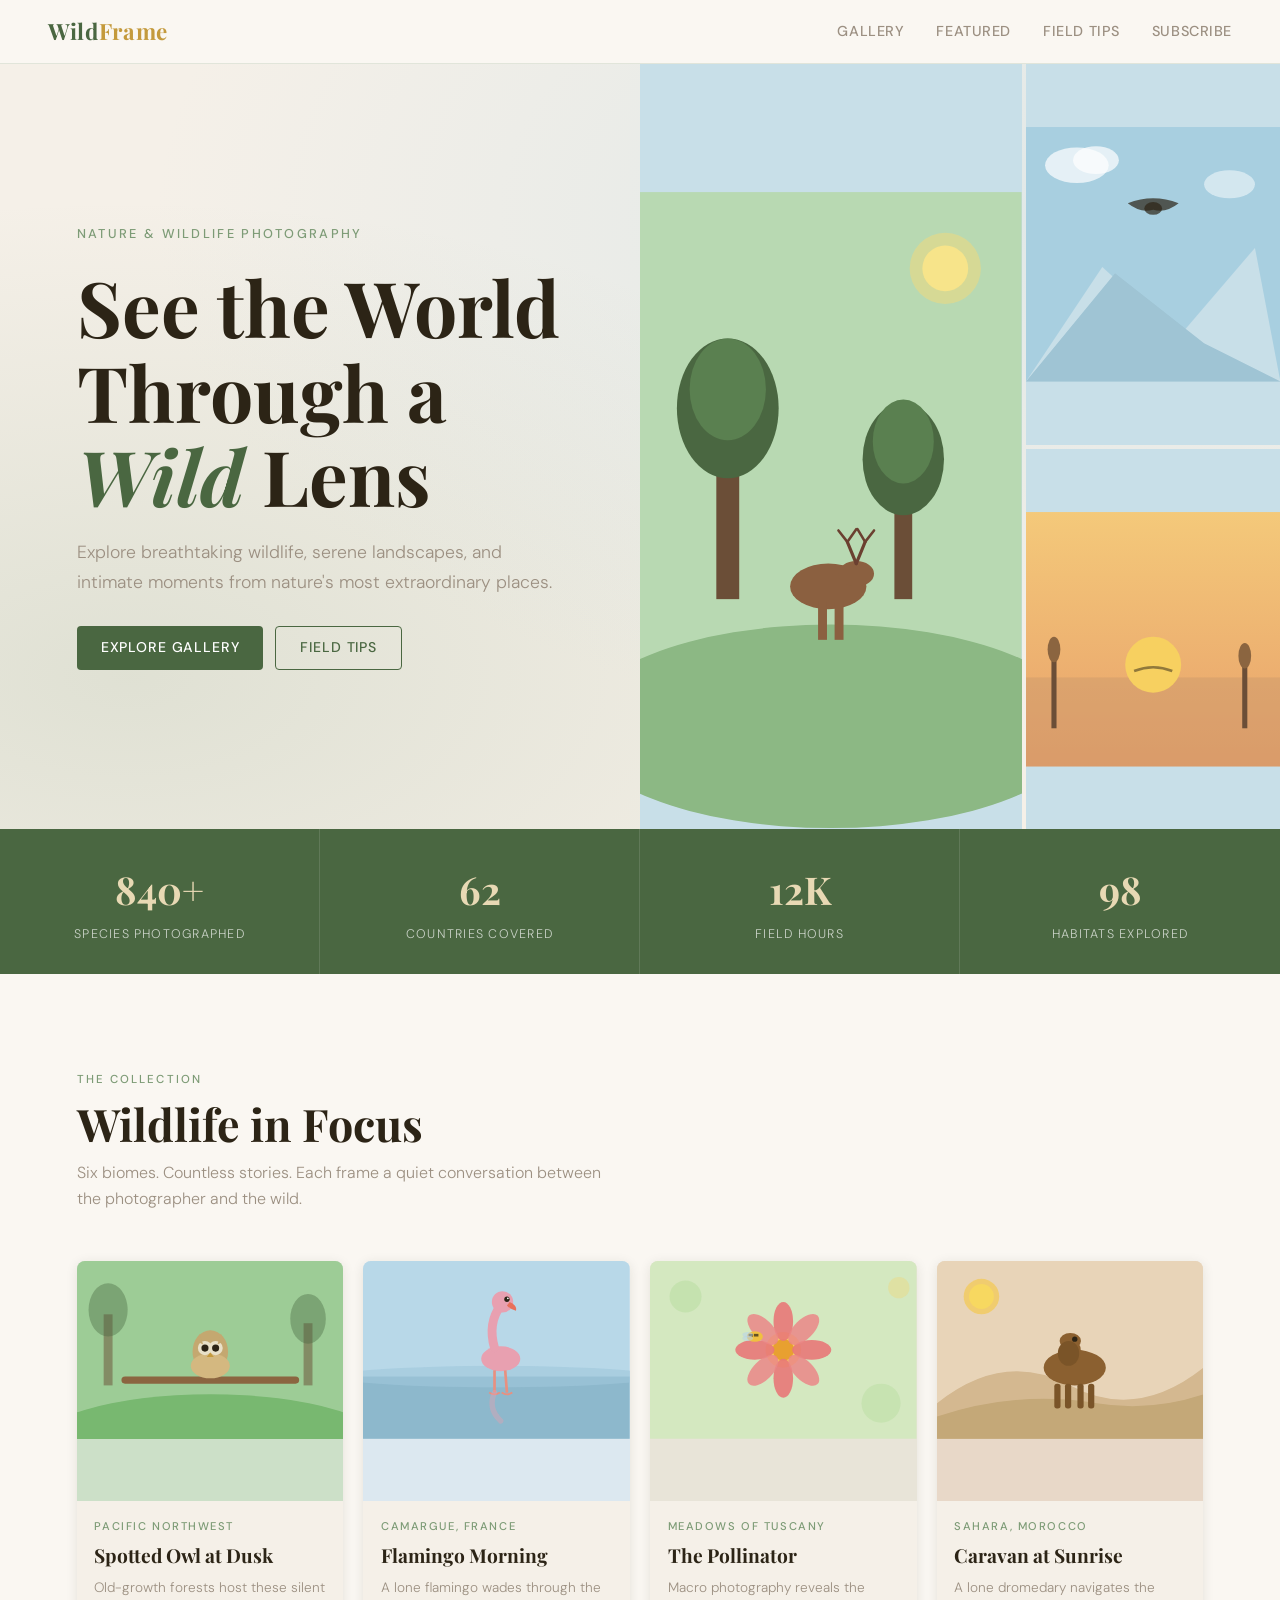
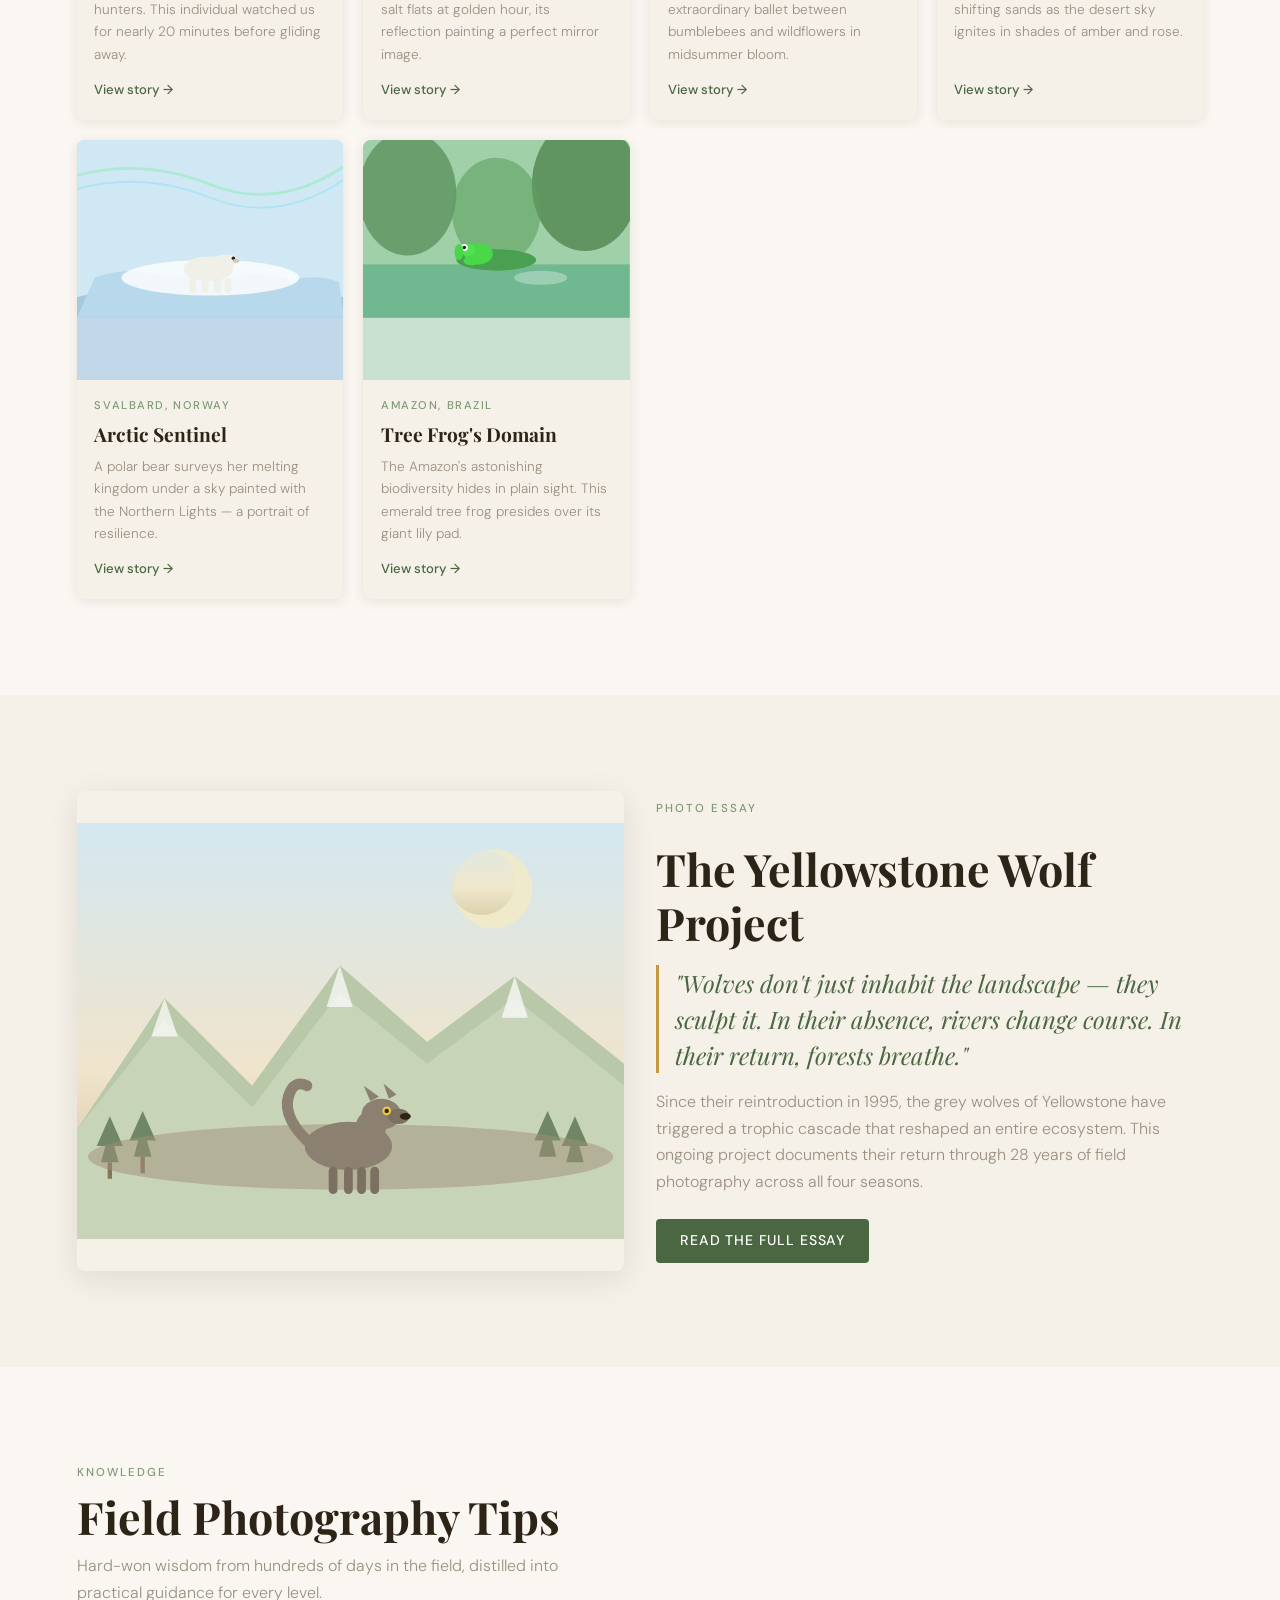
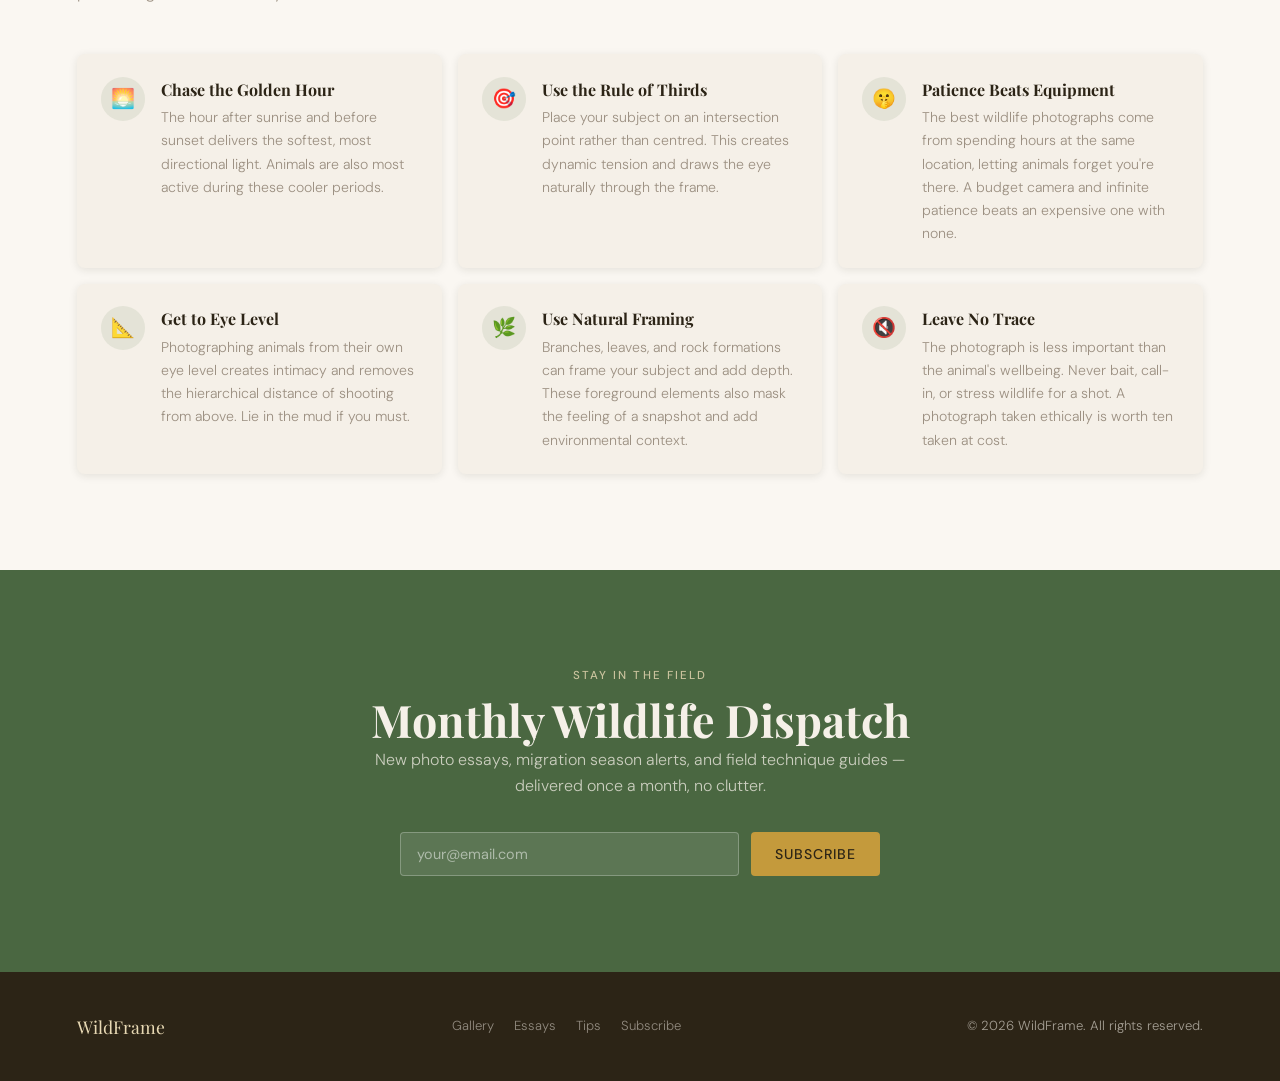
<file: project2/index.html>
<!DOCTYPE html>
<html lang="en">
<head>
  <meta charset="UTF-8" />
  <!-- ✅ REQUIREMENT: Viewport meta tag -->
  <meta name="viewport" content="width=device-width, initial-scale=1.0" />
  <title>WildFrame – Nature & Wildlife Photography</title>
  <link rel="preconnect" href="https://fonts.googleapis.com" />
  <link rel="preconnect" href="https://fonts.gstatic.com" crossorigin />
  <link href="https://fonts.googleapis.com/css2?family=Playfair+Display:ital,wght@0,500;0,700;1,400&family=DM+Sans:wght@300;400;500&display=swap" rel="stylesheet" />
  <link rel="stylesheet" href="style.css" />
</head>
<body>

  <!-- ✅ RESPONSIVE NAVIGATION with Popover API -->
  <nav class="nav" aria-label="Main navigation">
    <a href="#" class="nav__logo">Wild<span>Frame</span></a>

    <ul class="nav__links" role="list">
      <li><a href="#gallery">Gallery</a></li>
      <li><a href="#featured">Featured</a></li>
      <li><a href="#tips">Field Tips</a></li>
      <li><a href="#newsletter">Subscribe</a></li>
    </ul>

    <!-- ✅ Popover trigger button – no JS required -->
    <button
      class="nav__burger"
      popovertarget="mobile-menu"
      aria-label="Open navigation menu"
      aria-controls="mobile-menu"
    >
      <span></span>
      <span></span>
      <span></span>
    </button>
  </nav>

  <!-- ✅ POPOVER (HTML Popover API) -->
  <div id="mobile-menu" class="mobile-menu" popover role="dialog" aria-label="Mobile navigation">
    <ul>
      <li><a href="#gallery"    popovertarget="mobile-menu" popovertargetaction="hide">Gallery</a></li>
      <li><a href="#featured"   popovertarget="mobile-menu" popovertargetaction="hide">Featured</a></li>
      <li><a href="#tips"       popovertarget="mobile-menu" popovertargetaction="hide">Field Tips</a></li>
      <li><a href="#newsletter" popovertarget="mobile-menu" popovertargetaction="hide">Subscribe</a></li>
    </ul>
  </div>

  <!-- ═══════════════════════════════════════
       HERO  ✅ CSS Grid layout
  ═══════════════════════════════════════ -->
  <section class="hero" aria-label="Hero section">
    <div class="hero__bg" aria-hidden="true"></div>
    <div class="hero__content reveal">
      <p class="hero__eyebrow">Nature &amp; Wildlife Photography</p>
      <!-- ✅ Fluid typography with clamp() -->
      <h1 class="hero__title">See the World<br>Through a <em>Wild</em> Lens</h1>
      <p class="hero__sub">Explore breathtaking wildlife, serene landscapes, and intimate moments from nature's most extraordinary places.</p>
      <div class="hero__cta">
        <!-- ✅ 44×44 accessible touch targets -->
        <a href="#gallery" class="btn btn--primary">Explore Gallery</a>
        <a href="#tips"    class="btn btn--outline">Field Tips</a>
      </div>
    </div>

    <div class="hero__visual" aria-hidden="true">
      <div class="hero__mosaic">
        <div class="tile nature-svg">
          <svg viewBox="0 0 300 400" xmlns="http://www.w3.org/2000/svg">
            <rect width="300" height="400" fill="#b8d9b2"/>
            <ellipse cx="150" cy="420" rx="200" ry="80" fill="#8cb884"/>
            <rect x="60" y="180" width="18" height="140" fill="#6b4e37"/>
            <ellipse cx="69" cy="170" rx="40" ry="55" fill="#4a6741"/>
            <ellipse cx="69" cy="155" rx="30" ry="40" fill="#5a8050"/>
            <rect x="200" y="220" width="14" height="100" fill="#6b4e37"/>
            <ellipse cx="207" cy="210" rx="32" ry="44" fill="#4a6741"/>
            <ellipse cx="207" cy="196" rx="24" ry="33" fill="#5a8050"/>
            <ellipse cx="148" cy="310" rx="30" ry="18" fill="#8b6040"/>
            <rect x="140" y="322" width="7" height="30" fill="#8b6040"/>
            <rect x="153" y="322" width="7" height="30" fill="#8b6040"/>
            <ellipse cx="170" cy="300" rx="14" ry="10" fill="#8b6040"/>
            <line x1="170" y1="292" x2="163" y2="275" stroke="#6b4030" stroke-width="2.5" stroke-linecap="round"/>
            <line x1="163" y1="275" x2="156" y2="266" stroke="#6b4030" stroke-width="2" stroke-linecap="round"/>
            <line x1="163" y1="275" x2="170" y2="265" stroke="#6b4030" stroke-width="2" stroke-linecap="round"/>
            <line x1="170" y1="292" x2="177" y2="275" stroke="#6b4030" stroke-width="2.5" stroke-linecap="round"/>
            <line x1="177" y1="275" x2="184" y2="266" stroke="#6b4030" stroke-width="2" stroke-linecap="round"/>
            <line x1="177" y1="275" x2="171" y2="265" stroke="#6b4030" stroke-width="2" stroke-linecap="round"/>
            <circle cx="240" cy="60" r="28" fill="#f5d97a" opacity="0.5"/>
            <circle cx="240" cy="60" r="18" fill="#f7e48a"/>
          </svg>
        </div>
        <div class="tile sky-svg">
          <svg viewBox="0 0 200 200" xmlns="http://www.w3.org/2000/svg">
            <rect width="200" height="200" fill="#a8cfe0"/>
            <polygon points="0,200 60,110 120,165 180,95 200,200" fill="#c8dfe8"/>
            <polygon points="0,200 70,115 140,170 200,200" fill="#9fc4d4"/>
            <path d="M80,60 Q100,52 120,60 Q110,68 100,65 Q90,68 80,60Z" fill="#2c2416" opacity="0.7"/>
            <ellipse cx="100" cy="64" rx="7" ry="5" fill="#2c2416" opacity="0.7"/>
            <ellipse cx="40" cy="30" rx="25" ry="14" fill="white" opacity="0.7"/>
            <ellipse cx="55" cy="26" rx="18" ry="11" fill="white" opacity="0.7"/>
            <ellipse cx="160" cy="45" rx="20" ry="11" fill="white" opacity="0.5"/>
          </svg>
        </div>
        <div class="tile dusk-svg">
          <svg viewBox="0 0 200 200" xmlns="http://www.w3.org/2000/svg">
            <defs>
              <linearGradient id="dusk" x1="0" y1="0" x2="0" y2="1">
                <stop offset="0%" stop-color="#f4c97a"/>
                <stop offset="100%" stop-color="#e8a06a"/>
              </linearGradient>
            </defs>
            <rect width="200" height="200" fill="url(#dusk)"/>
            <rect x="0" y="130" width="200" height="70" fill="#c4956a" opacity="0.4"/>
            <circle cx="100" cy="120" r="22" fill="#f7d060"/>
            <rect x="20" y="110" width="4" height="60" fill="#6b4e37"/>
            <ellipse cx="22" cy="108" rx="5" ry="10" fill="#8b6540"/>
            <rect x="170" y="115" width="4" height="55" fill="#6b4e37"/>
            <ellipse cx="172" cy="113" rx="5" ry="10" fill="#8b6540"/>
            <path d="M85,125 Q100,119 115,125" stroke="#2c2416" stroke-width="2" fill="none" opacity="0.5"/>
          </svg>
        </div>
      </div>
    </div>
  </section>

  <!-- STATS STRIP -->
  <div class="stats" aria-label="Statistics">
    <div class="stat">
      <div class="stat__num">840+</div>
      <div class="stat__label">Species Photographed</div>
    </div>
    <div class="stat">
      <div class="stat__num">62</div>
      <div class="stat__label">Countries Covered</div>
    </div>
    <div class="stat">
      <div class="stat__num">12K</div>
      <div class="stat__label">Field Hours</div>
    </div>
    <div class="stat">
      <div class="stat__num">98</div>
      <div class="stat__label">Habitats Explored</div>
    </div>
  </div>

  <!-- ═══════════════════════════════════════
       GALLERY  ✅ CSS Grid (auto-fit)
  ═══════════════════════════════════════ -->
  <section class="section" id="gallery" aria-labelledby="gallery-title">
    <div class="section__header reveal">
      <p class="section__tag">The Collection</p>
      <h2 class="section__title" id="gallery-title">Wildlife in Focus</h2>
      <p class="section__desc">Six biomes. Countless stories. Each frame a quiet conversation between the photographer and the wild.</p>
    </div>

    <div class="gallery-grid">

      <article class="gallery-card reveal">
        <div class="gallery-card__img forest-svg">
          <svg viewBox="0 0 300 200" xmlns="http://www.w3.org/2000/svg">
            <rect width="300" height="200" fill="#9dcc96"/>
            <ellipse cx="150" cy="210" rx="200" ry="60" fill="#78b870"/>
            <rect x="50" y="130" width="200" height="8" rx="4" fill="#8b6540"/>
            <ellipse cx="150" cy="102" rx="20" ry="24" fill="#c4a870"/>
            <ellipse cx="150" cy="118" rx="22" ry="14" fill="#d4b880"/>
            <circle cx="144" cy="98" r="8" fill="#e8e0c8"/>
            <circle cx="156" cy="98" r="8" fill="#e8e0c8"/>
            <circle cx="144" cy="98" r="4" fill="#2c2416"/>
            <circle cx="156" cy="98" r="4" fill="#2c2416"/>
            <polygon points="150,103 146,108 154,108" fill="#c49a3c"/>
            <polygon points="138,82 142,94 134,90" fill="#c4a870"/>
            <polygon points="162,82 158,94 166,90" fill="#c4a870"/>
            <rect x="30" y="60" width="10" height="80" fill="#6b4e37" opacity="0.5"/>
            <ellipse cx="35" cy="55" rx="22" ry="30" fill="#4a6741" opacity="0.4"/>
            <rect x="255" y="70" width="10" height="70" fill="#6b4e37" opacity="0.5"/>
            <ellipse cx="260" cy="65" rx="20" ry="28" fill="#4a6741" opacity="0.4"/>
          </svg>
        </div>
        <div class="gallery-card__body">
          <span class="gallery-card__region">Pacific Northwest</span>
          <h3 class="gallery-card__name">Spotted Owl at Dusk</h3>
          <p class="gallery-card__desc">Old-growth forests host these silent hunters. This individual watched us for nearly 20 minutes before gliding away.</p>
          <a href="#" class="gallery-card__link">View story →</a>
        </div>
      </article>

      <article class="gallery-card reveal">
        <div class="gallery-card__img bird-svg">
          <svg viewBox="0 0 300 200" xmlns="http://www.w3.org/2000/svg">
            <rect width="300" height="200" fill="#b8d8e8"/>
            <rect x="0" y="130" width="300" height="70" fill="#8db8cc"/>
            <ellipse cx="150" cy="130" rx="180" ry="12" fill="#a0c8dc" opacity="0.6"/>
            <ellipse cx="155" cy="110" rx="22" ry="14" fill="#e8a0b0"/>
            <path d="M148,98 Q140,70 155,50" stroke="#e8a0b0" stroke-width="10" fill="none" stroke-linecap="round"/>
            <circle cx="157" cy="46" r="12" fill="#e8a0b0"/>
            <path d="M165,46 Q174,50 172,56 Q165,54 162,50Z" fill="#e8705a"/>
            <circle cx="162" cy="43" r="3" fill="#2c2416"/>
            <circle cx="163" cy="42" r="1" fill="white"/>
            <line x1="148" y1="123" x2="148" y2="148" stroke="#e89080" stroke-width="3"/>
            <line x1="160" y1="123" x2="162" y2="148" stroke="#e89080" stroke-width="3"/>
            <path d="M142,148 Q148,152 154,148" stroke="#e89080" stroke-width="2" fill="none"/>
            <path d="M156,148 Q162,152 168,148" stroke="#e89080" stroke-width="2" fill="none"/>
            <path d="M148,148 Q140,166 155,180" stroke="#e8a0b0" stroke-width="6" fill="none" stroke-linecap="round" opacity="0.4"/>
          </svg>
        </div>
        <div class="gallery-card__body">
          <span class="gallery-card__region">Camargue, France</span>
          <h3 class="gallery-card__name">Flamingo Morning</h3>
          <p class="gallery-card__desc">A lone flamingo wades through the salt flats at golden hour, its reflection painting a perfect mirror image.</p>
          <a href="#" class="gallery-card__link">View story →</a>
        </div>
      </article>

      <article class="gallery-card reveal">
        <div class="gallery-card__img macro-svg">
          <svg viewBox="0 0 300 200" xmlns="http://www.w3.org/2000/svg">
            <rect width="300" height="200" fill="#d4e8c0"/>
            <circle cx="150" cy="100" r="20" fill="#f7d060"/>
            <circle cx="150" cy="100" r="12" fill="#e8a030"/>
            <ellipse cx="150" cy="68" rx="11" ry="22" fill="#e87878" opacity="0.9"/>
            <ellipse cx="150" cy="132" rx="11" ry="22" fill="#e87878" opacity="0.9"/>
            <ellipse cx="118" cy="100" rx="22" ry="11" fill="#e87878" opacity="0.9"/>
            <ellipse cx="182" cy="100" rx="22" ry="11" fill="#e87878" opacity="0.9"/>
            <ellipse cx="127" cy="77" rx="11" ry="22" fill="#ec8888" transform="rotate(-45 127 77)" opacity="0.85"/>
            <ellipse cx="173" cy="77" rx="11" ry="22" fill="#ec8888" transform="rotate(45 173 77)" opacity="0.85"/>
            <ellipse cx="127" cy="123" rx="11" ry="22" fill="#ec8888" transform="rotate(45 127 123)" opacity="0.85"/>
            <ellipse cx="173" cy="123" rx="11" ry="22" fill="#ec8888" transform="rotate(-45 173 123)" opacity="0.85"/>
            <ellipse cx="118" cy="85" rx="9" ry="6" fill="#f0c040"/>
            <rect x="111" y="82" width="5" height="3" fill="#2c2416" opacity="0.7"/>
            <rect x="117" y="82" width="5" height="3" fill="#2c2416" opacity="0.7"/>
            <ellipse cx="110" cy="83" rx="6" ry="3" fill="rgba(180,210,240,0.5)"/>
            <ellipse cx="110" cy="87" rx="6" ry="3" fill="rgba(180,210,240,0.5)"/>
            <circle cx="40" cy="40" r="18" fill="#a8d890" opacity="0.35"/>
            <circle cx="260" cy="160" r="22" fill="#a8d890" opacity="0.3"/>
            <circle cx="280" cy="30" r="12" fill="#f7d060" opacity="0.3"/>
          </svg>
        </div>
        <div class="gallery-card__body">
          <span class="gallery-card__region">Meadows of Tuscany</span>
          <h3 class="gallery-card__name">The Pollinator</h3>
          <p class="gallery-card__desc">Macro photography reveals the extraordinary ballet between bumblebees and wildflowers in midsummer bloom.</p>
          <a href="#" class="gallery-card__link">View story →</a>
        </div>
      </article>

      <article class="gallery-card reveal">
        <div class="gallery-card__img" style="background:#e8d8c8;">
          <svg viewBox="0 0 300 200" xmlns="http://www.w3.org/2000/svg">
            <rect width="300" height="200" fill="#e8d4b8"/>
            <path d="M0,160 Q75,100 150,140 Q225,180 300,120 L300,200 L0,200Z" fill="#d4b890"/>
            <path d="M0,175 Q90,145 180,160 Q240,170 300,150 L300,200 L0,200Z" fill="#c4a878"/>
            <ellipse cx="155" cy="120" rx="35" ry="20" fill="#8b6030"/>
            <ellipse cx="152" cy="102" rx="10" ry="14" fill="#8b6030"/>
            <ellipse cx="150" cy="90" rx="12" ry="9" fill="#8b6030"/>
            <ellipse cx="148" cy="104" rx="12" ry="14" fill="#7a5428"/>
            <rect x="132" y="138" width="7" height="28" rx="3" fill="#7a5428"/>
            <rect x="144" y="138" width="7" height="28" rx="3" fill="#7a5428"/>
            <rect x="158" y="138" width="7" height="28" rx="3" fill="#7a5428"/>
            <rect x="170" y="138" width="7" height="28" rx="3" fill="#7a5428"/>
            <circle cx="155" cy="88" r="3" fill="#2c2416"/>
            <circle cx="50" cy="40" r="20" fill="#f7c840" opacity="0.6"/>
            <circle cx="50" cy="40" r="14" fill="#f7d860"/>
          </svg>
        </div>
        <div class="gallery-card__body">
          <span class="gallery-card__region">Sahara, Morocco</span>
          <h3 class="gallery-card__name">Caravan at Sunrise</h3>
          <p class="gallery-card__desc">A lone dromedary navigates the shifting sands as the desert sky ignites in shades of amber and rose.</p>
          <a href="#" class="gallery-card__link">View story →</a>
        </div>
      </article>

      <article class="gallery-card reveal">
        <div class="gallery-card__img" style="background:#c0d8e8;">
          <svg viewBox="0 0 300 200" xmlns="http://www.w3.org/2000/svg">
            <rect width="300" height="200" fill="#d0e8f4"/>
            <ellipse cx="150" cy="210" rx="200" ry="50" fill="#a8c8e0"/>
            <path d="M20,155 Q60,140 100,155 Q130,148 160,158 Q200,145 240,158 Q270,150 295,160 L300,200 L0,200Z" fill="#b8d8ec"/>
            <ellipse cx="150" cy="155" rx="100" ry="20" fill="white" opacity="0.8"/>
            <ellipse cx="148" cy="145" rx="28" ry="14" fill="#f0f0e8"/>
            <ellipse cx="165" cy="138" rx="12" ry="9" fill="#f0f0e8"/>
            <ellipse cx="173" cy="135" rx="7" ry="6" fill="#f0f0e8"/>
            <circle cx="176" cy="133" r="2" fill="#2c2416"/>
            <ellipse cx="179" cy="136" rx="4" ry="2" fill="#d0c8b8"/>
            <rect x="126" y="156" width="8" height="16" rx="4" fill="#f0f0e8"/>
            <rect x="140" y="156" width="8" height="16" rx="4" fill="#f0f0e8"/>
            <rect x="154" y="156" width="8" height="16" rx="4" fill="#f0f0e8"/>
            <rect x="166" y="156" width="8" height="16" rx="4" fill="#f0f0e8"/>
            <path d="M0,40 Q75,20 150,50 Q225,80 300,30" stroke="#78e8a0" stroke-width="3" fill="none" opacity="0.4"/>
            <path d="M0,55 Q75,35 150,65 Q225,95 300,45" stroke="#60d8f0" stroke-width="2" fill="none" opacity="0.3"/>
          </svg>
        </div>
        <div class="gallery-card__body">
          <span class="gallery-card__region">Svalbard, Norway</span>
          <h3 class="gallery-card__name">Arctic Sentinel</h3>
          <p class="gallery-card__desc">A polar bear surveys her melting kingdom under a sky painted with the Northern Lights — a portrait of resilience.</p>
          <a href="#" class="gallery-card__link">View story →</a>
        </div>
      </article>

      <article class="gallery-card reveal">
        <div class="gallery-card__img" style="background:#c8e0d0;">
          <svg viewBox="0 0 300 200" xmlns="http://www.w3.org/2000/svg">
            <rect width="300" height="200" fill="#a0d0a8"/>
            <rect x="0" y="140" width="300" height="60" fill="#70b890"/>
            <ellipse cx="50" cy="60" rx="55" ry="70" fill="#5a9460" opacity="0.8"/>
            <ellipse cx="250" cy="50" rx="60" ry="75" fill="#508850" opacity="0.8"/>
            <ellipse cx="150" cy="80" rx="50" ry="60" fill="#60a060" opacity="0.6"/>
            <ellipse cx="150" cy="135" rx="45" ry="12" fill="#48a050"/>
            <ellipse cx="130" cy="128" rx="16" ry="12" fill="#48d848"/>
            <ellipse cx="118" cy="124" rx="8" ry="7" fill="#50e050"/>
            <circle cx="114" cy="121" r="4" fill="white"/>
            <circle cx="114" cy="121" r="2" fill="#2c2416"/>
            <ellipse cx="108" cy="126" rx="5" ry="9" fill="#48d848"/>
            <ellipse cx="122" cy="136" rx="9" ry="5" fill="#48d848"/>
            <ellipse cx="200" cy="155" rx="30" ry="8" fill="rgba(255,255,255,0.3)"/>
          </svg>
        </div>
        <div class="gallery-card__body">
          <span class="gallery-card__region">Amazon, Brazil</span>
          <h3 class="gallery-card__name">Tree Frog's Domain</h3>
          <p class="gallery-card__desc">The Amazon's astonishing biodiversity hides in plain sight. This emerald tree frog presides over its giant lily pad.</p>
          <a href="#" class="gallery-card__link">View story →</a>
        </div>
      </article>

    </div>
  </section>

  <!-- ═══════════════════════════════════════
       FEATURED  ✅ Grid two-column on tablet+
  ═══════════════════════════════════════ -->
  <section class="section featured" id="featured" aria-labelledby="featured-title">
    <div class="featured-inner">
      <div class="featured-img reveal">
        <svg viewBox="0 0 500 380" xmlns="http://www.w3.org/2000/svg" width="100%" height="100%">
          <defs>
            <linearGradient id="wolfsky" x1="0" y1="0" x2="0" y2="1">
              <stop offset="0%" stop-color="#d4e8f0"/>
              <stop offset="60%" stop-color="#f0e4cc"/>
              <stop offset="100%" stop-color="#c8b890"/>
            </linearGradient>
          </defs>
          <rect width="500" height="380" fill="url(#wolfsky)"/>
          <polygon points="0,280 80,160 160,240 240,130 320,200 400,140 500,220 500,380 0,380" fill="#b8c8a8"/>
          <polygon points="0,280 80,180 160,260 240,155 320,220 400,160 500,240 500,380 0,380" fill="#c8d4b8"/>
          <polygon points="80,160 68,195 92,195" fill="white" opacity="0.7"/>
          <polygon points="240,130 228,168 252,168" fill="white" opacity="0.7"/>
          <polygon points="400,140 388,178 412,178" fill="white" opacity="0.7"/>
          <g opacity="0.7">
            <polygon points="30,280 22,310 38,310" fill="#4a6741"/>
            <polygon points="30,268 18,295 42,295" fill="#4a6741"/>
            <rect x="28" y="310" width="4" height="15" fill="#6b4e37"/>
            <polygon points="60,275 52,305 68,305" fill="#4a6741"/>
            <polygon points="60,263 48,290 72,290" fill="#4a6741"/>
            <rect x="58" y="305" width="4" height="15" fill="#6b4e37"/>
            <polygon points="430,275 422,305 438,305" fill="#4a6741"/>
            <polygon points="430,263 418,290 442,290" fill="#4a6741"/>
            <polygon points="455,280 447,310 463,310" fill="#4a6741"/>
            <polygon points="455,268 443,295 467,295" fill="#4a6741"/>
          </g>
          <ellipse cx="250" cy="305" rx="240" ry="30" fill="#a09078" opacity="0.5"/>
          <ellipse cx="248" cy="295" rx="40" ry="22" fill="#8c8070"/>
          <ellipse cx="268" cy="280" rx="14" ry="17" fill="#8c8070"/>
          <ellipse cx="278" cy="266" rx="18" ry="14" fill="#8c8070"/>
          <ellipse cx="294" cy="268" rx="10" ry="7" fill="#7c7060"/>
          <ellipse cx="300" cy="268" rx="5" ry="3" fill="#2c2416"/>
          <polygon points="268,254 262,240 276,250" fill="#8c8070"/>
          <polygon points="285,252 280,238 292,248" fill="#8c8070"/>
          <circle cx="283" cy="263" r="4" fill="#f0c840"/>
          <circle cx="283" cy="263" r="2" fill="#2c2416"/>
          <path d="M210,290 Q185,265 195,245 Q200,235 210,240" stroke="#8c8070" stroke-width="10" fill="none" stroke-linecap="round"/>
          <rect x="230" y="314" width="8" height="25" rx="4" fill="#7c7060"/>
          <rect x="244" y="314" width="8" height="25" rx="4" fill="#7c7060"/>
          <rect x="256" y="314" width="8" height="25" rx="4" fill="#7c7060"/>
          <rect x="268" y="314" width="8" height="25" rx="4" fill="#7c7060"/>
          <circle cx="380" cy="60" r="36" fill="#f7ecc0" opacity="0.7"/>
          <circle cx="370" cy="54" r="30" fill="url(#wolfsky)" opacity="0.5"/>
        </svg>
      </div>

      <div class="featured-body reveal">
        <div class="section__tag">Photo Essay</div>
        <h2 class="section__title" id="featured-title">The Yellowstone Wolf Project</h2>
        <blockquote>"Wolves don't just inhabit the landscape — they sculpt it. In their absence, rivers change course. In their return, forests breathe."</blockquote>
        <p>Since their reintroduction in 1995, the grey wolves of Yellowstone have triggered a trophic cascade that reshaped an entire ecosystem. This ongoing project documents their return through 28 years of field photography across all four seasons.</p>
        <a href="#" class="btn btn--primary">Read the Full Essay</a>
      </div>
    </div>
  </section>

  <!-- ═══════════════════════════════════════
       TIPS  ✅ Grid: 1→2→3 cols
  ═══════════════════════════════════════ -->
  <section class="section tips-section" id="tips" aria-labelledby="tips-title">
    <div class="section__header reveal">
      <p class="section__tag">Knowledge</p>
      <h2 class="section__title" id="tips-title">Field Photography Tips</h2>
      <p class="section__desc">Hard-won wisdom from hundreds of days in the field, distilled into practical guidance for every level.</p>
    </div>

    <div class="tips-grid">
      <div class="tip-card reveal">
        <div class="tip-card__icon">🌅</div>
        <div>
          <h3 class="tip-card__title">Chase the Golden Hour</h3>
          <p class="tip-card__text">The hour after sunrise and before sunset delivers the softest, most directional light. Animals are also most active during these cooler periods.</p>
        </div>
      </div>
      <div class="tip-card reveal">
        <div class="tip-card__icon">🎯</div>
        <div>
          <h3 class="tip-card__title">Use the Rule of Thirds</h3>
          <p class="tip-card__text">Place your subject on an intersection point rather than centred. This creates dynamic tension and draws the eye naturally through the frame.</p>
        </div>
      </div>
      <div class="tip-card reveal">
        <div class="tip-card__icon">🤫</div>
        <div>
          <h3 class="tip-card__title">Patience Beats Equipment</h3>
          <p class="tip-card__text">The best wildlife photographs come from spending hours at the same location, letting animals forget you're there. A budget camera and infinite patience beats an expensive one with none.</p>
        </div>
      </div>
      <div class="tip-card reveal">
        <div class="tip-card__icon">📐</div>
        <div>
          <h3 class="tip-card__title">Get to Eye Level</h3>
          <p class="tip-card__text">Photographing animals from their own eye level creates intimacy and removes the hierarchical distance of shooting from above. Lie in the mud if you must.</p>
        </div>
      </div>
      <div class="tip-card reveal">
        <div class="tip-card__icon">🌿</div>
        <div>
          <h3 class="tip-card__title">Use Natural Framing</h3>
          <p class="tip-card__text">Branches, leaves, and rock formations can frame your subject and add depth. These foreground elements also mask the feeling of a snapshot and add environmental context.</p>
        </div>
      </div>
      <div class="tip-card reveal">
        <div class="tip-card__icon">🔇</div>
        <div>
          <h3 class="tip-card__title">Leave No Trace</h3>
          <p class="tip-card__text">The photograph is less important than the animal's wellbeing. Never bait, call-in, or stress wildlife for a shot. A photograph taken ethically is worth ten taken at cost.</p>
        </div>
      </div>
    </div>
  </section>

  <!-- ═══════════════════════════════════════
       NEWSLETTER
  ═══════════════════════════════════════ -->
  <section class="section newsletter" id="newsletter" aria-labelledby="newsletter-title">
    <div class="reveal">
      <p class="section__tag">Stay in the Field</p>
      <h2 class="section__title" id="newsletter-title">Monthly Wildlife Dispatch</h2>
      <p class="section__desc">New photo essays, migration season alerts, and field technique guides — delivered once a month, no clutter.</p>
      <div class="newsletter-form">
        <input type="email" placeholder="your@email.com" aria-label="Email address" />
        <!-- ✅ Accessible touch target -->
        <button class="btn btn--primary">Subscribe</button>
      </div>
    </div>
  </section>

  <!-- ═══════════════════════════════════════
       FOOTER  ✅ Flexbox
  ═══════════════════════════════════════ -->
  <footer>
    <span class="logo">WildFrame</span>
    <nav aria-label="Footer navigation">
      <a href="#gallery">Gallery</a>
      <a href="#featured">Essays</a>
      <a href="#tips">Tips</a>
      <a href="#newsletter">Subscribe</a>
    </nav>
    <span>&copy; 2026 WildFrame. All rights reserved.</span>
  </footer>

  <!-- ─── SCROLL REVEAL ─── -->
  <script>
    const observer = new IntersectionObserver((entries) => {
      entries.forEach(e => {
        if (e.isIntersecting) {
          e.target.classList.add('visible');
          observer.unobserve(e.target);
        }
      });
    }, { threshold: 0.12 });

    document.querySelectorAll('.reveal').forEach(el => observer.observe(el));
  </script>

</body>
</html>
</file>
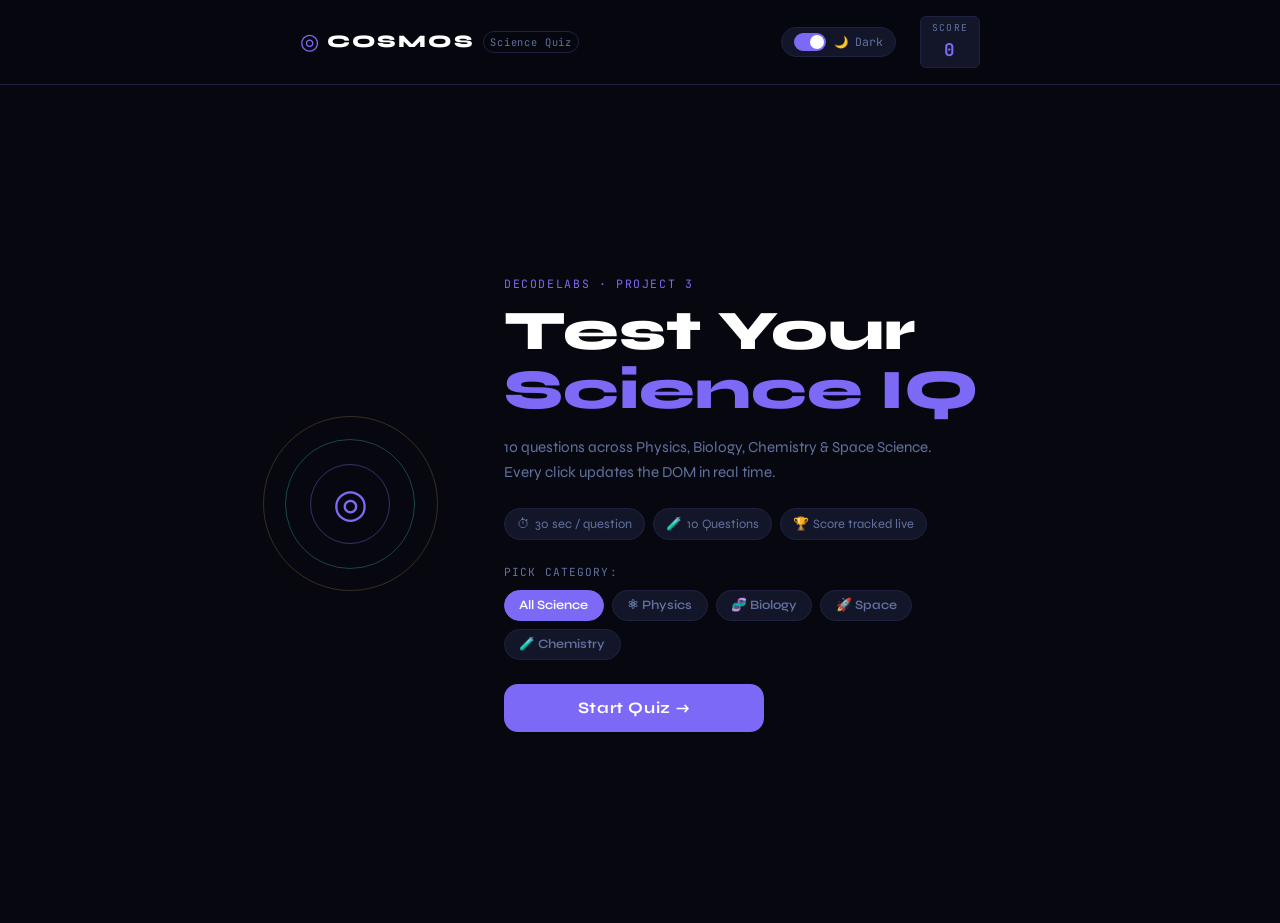
<file: project3/index.html>
<!DOCTYPE html>
<html lang="en">
<head>
  <meta charset="UTF-8" />
  <meta name="viewport" content="width=device-width, initial-scale=1.0" />
  <title>COSMOS | Science Quiz</title>
  <link rel="stylesheet" href="style.css" />
  <link rel="preconnect" href="https://fonts.googleapis.com" />
  <link rel="preconnect" href="https://fonts.gstatic.com" crossorigin />
  <link href="https://fonts.googleapis.com/css2?family=Syne:wght@400;600;700;800&family=JetBrains+Mono:wght@400;500;700&display=swap" rel="stylesheet" />
</head>
<body class="theme-dark" id="app-body">

  <!-- ── HEADER ── -->
  <header class="header" id="site-header">
    <div class="header__inner">
      <div class="header__logo">
        <span class="logo__icon" aria-hidden="true">◎</span>
        <span class="logo__name">COSMOS</span>
        <span class="logo__sub">Science Quiz</span>
      </div>
      <div class="header__controls">
        <!-- Dark/Light Mode Toggle — Case Study from PDF -->
        <button
          class="theme-toggle js-theme-toggle"
          id="themeToggle"
          aria-label="Toggle dark mode"
          aria-pressed="true"
        >
          <span class="theme-toggle__track" aria-hidden="true">
            <span class="theme-toggle__thumb"></span>
          </span>
          <span class="theme-toggle__label" id="themeLabel">🌙 Dark</span>
        </button>
        <!-- Score Display — Dynamic Content -->
        <div class="score-badge" id="scoreBadge" aria-live="polite" aria-label="Current score">
          <span class="score-badge__label">SCORE</span>
          <span class="score-badge__value" id="scoreDisplay">0</span>
        </div>
      </div>
    </div>
  </header>

  <main id="main-content">

    <!-- ── SCREEN 1: WELCOME ── -->
    <section class="screen screen--welcome is-active" id="screenWelcome" aria-labelledby="welcome-heading">
      <div class="screen__inner">
        <div class="welcome__orbit" aria-hidden="true">
          <div class="orbit__ring orbit__ring--1"></div>
          <div class="orbit__ring orbit__ring--2"></div>
          <div class="orbit__ring orbit__ring--3"></div>
          <div class="orbit__core">◎</div>
        </div>
        <div class="welcome__content">
          <p class="welcome__eyebrow">DecodeLabs · Project 3</p>
          <h1 id="welcome-heading" class="welcome__title">
            Test Your<br />
            <span class="text--accent">Science IQ</span>
          </h1>
          <p class="welcome__body">
            10 questions across Physics, Biology, Chemistry &amp; Space Science.
            Every click updates the DOM in real time.
          </p>
          <div class="welcome__meta">
            <div class="meta__chip">
              <span class="meta__icon" aria-hidden="true">⏱</span>
              <span>30 sec / question</span>
            </div>
            <div class="meta__chip">
              <span class="meta__icon" aria-hidden="true">🧪</span>
              <span>10 Questions</span>
            </div>
            <div class="meta__chip">
              <span class="meta__icon" aria-hidden="true">🏆</span>
              <span>Score tracked live</span>
            </div>
          </div>

          <!-- Category Filter Toggles — Buttons/Toggles requirement -->
          <div class="category-filter" role="group" aria-label="Select quiz category">
            <p class="category-filter__label">Pick Category:</p>
            <div class="category-filter__buttons">
              <button class="cat-btn cat-btn--all is-selected js-cat-btn" data-cat="all">All Science</button>
              <button class="cat-btn js-cat-btn" data-cat="physics">⚛ Physics</button>
              <button class="cat-btn js-cat-btn" data-cat="biology">🧬 Biology</button>
              <button class="cat-btn js-cat-btn" data-cat="space">🚀 Space</button>
              <button class="cat-btn js-cat-btn" data-cat="chemistry">🧪 Chemistry</button>
            </div>
          </div>

          <button class="btn btn--start js-start-btn" id="startBtn" aria-label="Start the quiz">
            Start Quiz →
          </button>
        </div>
      </div>
    </section>

    <!-- ── SCREEN 2: QUIZ ── -->
    <section class="screen screen--quiz" id="screenQuiz" aria-labelledby="question-heading" aria-live="polite">
      <div class="screen__inner">

        <!-- Progress Bar — Dynamic Content Update -->
        <div class="quiz-header">
          <div class="progress-track" role="progressbar" aria-valuemin="0" aria-valuemax="10" aria-valuenow="0" id="progressBar" aria-label="Quiz progress">
            <div class="progress-track__fill js-progress-fill" id="progressFill"></div>
          </div>
          <div class="quiz-meta">
            <span class="quiz-meta__counter" id="questionCounter">Q1 / 10</span>
            <span class="quiz-meta__category" id="questionCategory">Physics</span>
            <div class="timer-ring" aria-label="Time remaining">
              <svg class="timer-ring__svg" viewBox="0 0 52 52" aria-hidden="true">
                <circle class="timer-ring__bg"   cx="26" cy="26" r="22" />
                <circle class="timer-ring__fill js-timer-fill" id="timerCircle" cx="26" cy="26" r="22" />
              </svg>
              <span class="timer-ring__number" id="timerDisplay">30</span>
            </div>
          </div>
        </div>

        <!-- Question Card — DOM Mutation -->
        <article class="question-card" id="questionCard">
          <p class="question-card__num" id="questionNum" aria-hidden="true">01</p>
          <h2 id="question-heading" class="question-card__text" id="questionText">
            Loading question...
          </h2>
        </article>

        <!-- Answer Options — Dynamic Buttons -->
        <div class="options-grid" id="optionsGrid" role="list" aria-label="Answer options">
          <!-- injected by JS -->
        </div>

        <!-- Feedback Panel — Dynamic Content Update -->
        <div class="feedback-panel is-hidden" id="feedbackPanel" aria-live="assertive" role="status">
          <div class="feedback-panel__inner">
            <span class="feedback-panel__icon" id="feedbackIcon" aria-hidden="true"></span>
            <div>
              <p class="feedback-panel__result" id="feedbackResult"></p>
              <p class="feedback-panel__explanation" id="feedbackExplanation"></p>
            </div>
          </div>
          <button class="btn btn--next js-next-btn" id="nextBtn">Next Question →</button>
        </div>

      </div>
    </section>

    <!-- ── SCREEN 3: RESULTS ── -->
    <section class="screen screen--results" id="screenResults" aria-labelledby="results-heading">
      <div class="screen__inner">
        <div class="results__badge" aria-hidden="true" id="resultsBadge">🏆</div>
        <h2 id="results-heading" class="results__title">Quiz Complete!</h2>
        <p class="results__score-label">Your Final Score</p>
        <div class="results__score-display" id="resultsScore" aria-live="polite">
          <span class="score-big" id="finalScore">0</span>
          <span class="score-total">/ 10</span>
        </div>
        <p class="results__verdict" id="resultsVerdict"></p>

        <!-- Score breakdown — Dynamic DOM creation -->
        <div class="results__breakdown" id="resultsBreakdown" aria-label="Score breakdown"></div>

        <div class="results__actions">
          <button class="btn btn--start js-restart-btn" id="restartBtn">Try Again ↺</button>
          <button class="btn btn--outline js-home-btn" id="homeBtn">← Home</button>
        </div>
      </div>
    </section>

  </main>

  <!-- JS goes at end of body — after DOM is parsed -->
  <script src="app.js"></script>
</body>
</html>
</file>
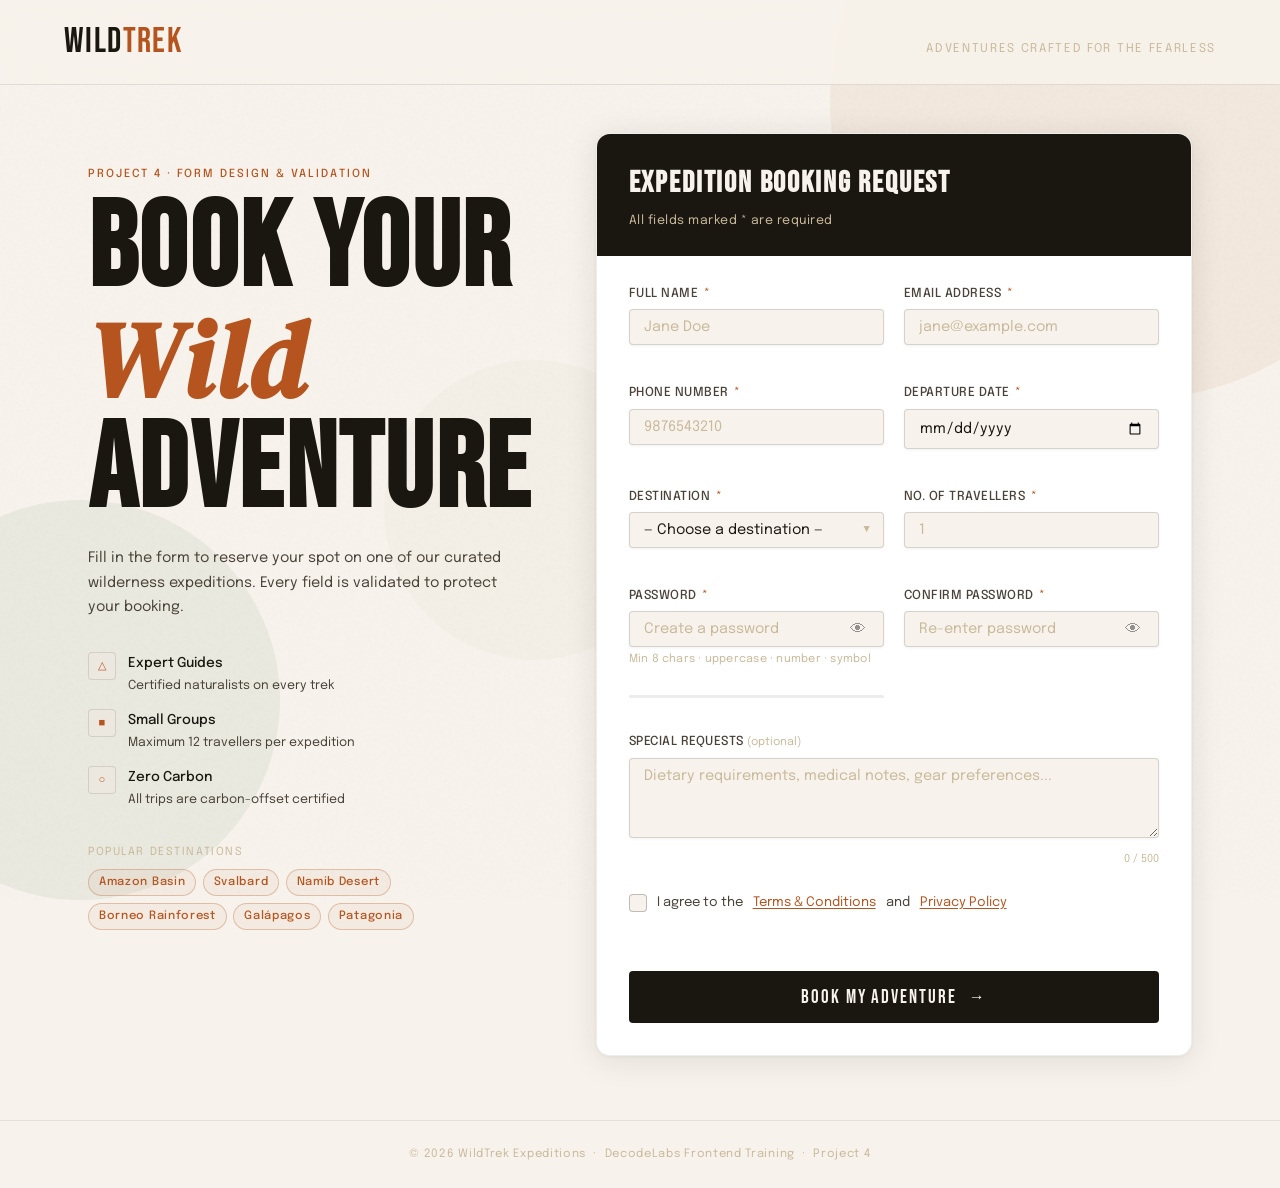
<file: project4/index.html>
<!DOCTYPE html>
<html lang="en">
<head>
  <meta charset="UTF-8" />
  <meta name="viewport" content="width=device-width, initial-scale=1.0" />
  <title>WildTrek — Book Your Adventure</title>
  <link rel="preconnect" href="https://fonts.googleapis.com" />
  <link rel="preconnect" href="https://fonts.gstatic.com" crossorigin />
  <link href="https://fonts.googleapis.com/css2?family=Bebas+Neue&family=DM+Serif+Display:ital@0;1&family=Epilogue:wght@300;400;500&display=swap" rel="stylesheet" />
  <link rel="stylesheet" href="style.css" />
</head>
<body>

  <!-- ── BACKGROUND TEXTURE ── -->
  <div class="bg-layer" aria-hidden="true">
    <div class="bg-grain"></div>
    <div class="bg-circle c1"></div>
    <div class="bg-circle c2"></div>
    <div class="bg-circle c3"></div>
  </div>

  <!-- ── HEADER ── -->
  <header class="site-header">
    <div class="logo">
      <span class="logo-wild">Wild</span><span class="logo-trek">Trek</span>
    </div>
    <p class="header-tagline">Adventures crafted for the fearless</p>
  </header>

  <!-- ── MAIN LAYOUT ── -->
  <main class="main-layout">

    <!-- LEFT PANEL — hero info -->
    <aside class="hero-panel" aria-label="Booking information">
      <div class="hero-eyebrow">Project 4 · Form Design &amp; Validation</div>
      <h1 class="hero-title">Book Your<br><em>Wild</em><br>Adventure</h1>
      <p class="hero-desc">Fill in the form to reserve your spot on one of our curated wilderness expeditions. Every field is validated to protect your booking.</p>

      <div class="perks">
        <div class="perk">
          <div class="perk-icon">&#9651;</div>
          <div>
            <strong>Expert Guides</strong>
            <span>Certified naturalists on every trek</span>
          </div>
        </div>
        <div class="perk">
          <div class="perk-icon">&#9632;</div>
          <div>
            <strong>Small Groups</strong>
            <span>Maximum 12 travellers per expedition</span>
          </div>
        </div>
        <div class="perk">
          <div class="perk-icon">&#9675;</div>
          <div>
            <strong>Zero Carbon</strong>
            <span>All trips are carbon-offset certified</span>
          </div>
        </div>
      </div>

      <div class="destinations-preview" aria-label="Popular destinations">
        <p class="dest-label">Popular destinations</p>
        <div class="dest-tags">
          <span class="dtag">Amazon Basin</span>
          <span class="dtag">Svalbard</span>
          <span class="dtag">Namib Desert</span>
          <span class="dtag">Borneo Rainforest</span>
          <span class="dtag">Galápagos</span>
          <span class="dtag">Patagonia</span>
        </div>
      </div>
    </aside>

    <!-- RIGHT PANEL — the form -->
    <section class="form-panel" aria-labelledby="form-heading">
      <div class="form-card">
        <div class="form-card-header">
          <h2 id="form-heading">Expedition Booking Request</h2>
          <p>All fields marked <abbr title="required">*</abbr> are required</p>
        </div>

        <!-- SUCCESS BANNER (hidden until valid submit) -->
        <div
          id="success-banner"
          class="success-banner"
          role="status"
          aria-live="polite"
          aria-atomic="true"
        >
          <div class="success-icon">&#10003;</div>
          <div>
            <strong>Booking request received!</strong>
            <span>We'll contact you within 24 hours to confirm your expedition details.</span>
          </div>
        </div>

        <form id="booking-form" novalidate autocomplete="off">

          <!-- ROW: Full Name + Email -->
          <div class="form-row">
            <div class="field-group">
              <label for="fullname">Full Name <span class="req" aria-hidden="true">*</span></label>
              <div class="input-wrap">
                <input
                  type="text"
                  id="fullname"
                  name="fullname"
                  placeholder="Jane Doe"
                  aria-required="true"
                  aria-describedby="fullname-error"
                  aria-invalid="false"
                  autocomplete="name"
                />
              </div>
              <span id="fullname-error" class="error-msg" role="alert" aria-live="polite"></span>
            </div>

            <div class="field-group">
              <label for="email">Email Address <span class="req" aria-hidden="true">*</span></label>
              <div class="input-wrap">
                <input
                  type="email"
                  id="email"
                  name="email"
                  placeholder="jane@example.com"
                  aria-required="true"
                  aria-describedby="email-error"
                  aria-invalid="false"
                  autocomplete="email"
                />
              </div>
              <span id="email-error" class="error-msg" role="alert" aria-live="polite"></span>
            </div>
          </div>

          <!-- ROW: Phone + Date -->
          <div class="form-row">
            <div class="field-group">
              <label for="phone">Phone Number <span class="req" aria-hidden="true">*</span></label>
              <div class="input-wrap">
                <input
                  type="tel"
                  id="phone"
                  name="phone"
                  placeholder="9876543210"
                  aria-required="true"
                  aria-describedby="phone-error"
                  aria-invalid="false"
                  autocomplete="tel"
                />
              </div>
              <span id="phone-error" class="error-msg" role="alert" aria-live="polite"></span>
            </div>

            <div class="field-group">
              <label for="travel-date">Departure Date <span class="req" aria-hidden="true">*</span></label>
              <div class="input-wrap">
                <input
                  type="date"
                  id="travel-date"
                  name="travel-date"
                  aria-required="true"
                  aria-describedby="travel-date-error"
                  aria-invalid="false"
                />
              </div>
              <span id="travel-date-error" class="error-msg" role="alert" aria-live="polite"></span>
            </div>
          </div>

          <!-- ROW: Destination + Travellers -->
          <div class="form-row">
            <div class="field-group">
              <label for="destination">Destination <span class="req" aria-hidden="true">*</span></label>
              <div class="input-wrap select-wrap">
                <select
                  id="destination"
                  name="destination"
                  aria-required="true"
                  aria-describedby="destination-error"
                  aria-invalid="false"
                >
                  <option value="">— Choose a destination —</option>
                  <option value="amazon">Amazon Basin, Brazil</option>
                  <option value="svalbard">Svalbard, Norway</option>
                  <option value="namib">Namib Desert, Namibia</option>
                  <option value="borneo">Borneo Rainforest, Malaysia</option>
                  <option value="galapagos">Galápagos Islands, Ecuador</option>
                  <option value="patagonia">Patagonia, Chile</option>
                  <option value="yellowstone">Yellowstone, USA</option>
                  <option value="serengeti">Serengeti, Tanzania</option>
                </select>
                <span class="select-arrow" aria-hidden="true">&#9660;</span>
              </div>
              <span id="destination-error" class="error-msg" role="alert" aria-live="polite"></span>
            </div>

            <div class="field-group">
              <label for="travellers">No. of Travellers <span class="req" aria-hidden="true">*</span></label>
              <div class="input-wrap">
                <input
                  type="number"
                  id="travellers"
                  name="travellers"
                  placeholder="1"
                  min="1"
                  max="12"
                  aria-required="true"
                  aria-describedby="travellers-error"
                  aria-invalid="false"
                />
              </div>
              <span id="travellers-error" class="error-msg" role="alert" aria-live="polite"></span>
            </div>
          </div>

          <!-- ROW: Password + Confirm -->
          <div class="form-row">
            <div class="field-group">
              <label for="password">Password <span class="req" aria-hidden="true">*</span></label>
              <div class="input-wrap password-wrap">
                <input
                  type="password"
                  id="password"
                  name="password"
                  placeholder="Create a password"
                  aria-required="true"
                  aria-describedby="password-error password-hint"
                  aria-invalid="false"
                  autocomplete="new-password"
                />
                <button type="button" class="toggle-pwd" aria-label="Show password" data-target="password">
                  <span class="eye-icon">&#128065;</span>
                </button>
              </div>
              <span id="password-hint" class="field-hint">Min 8 chars · uppercase · number · symbol</span>
              <span id="password-error" class="error-msg" role="alert" aria-live="polite"></span>
              <!-- Strength bar -->
              <div class="strength-bar" aria-hidden="true">
                <div id="strength-fill" class="strength-fill"></div>
              </div>
              <span id="strength-label" class="strength-label" aria-live="polite"></span>
            </div>

            <div class="field-group">
              <label for="confirm-password">Confirm Password <span class="req" aria-hidden="true">*</span></label>
              <div class="input-wrap password-wrap">
                <input
                  type="password"
                  id="confirm-password"
                  name="confirm-password"
                  placeholder="Re-enter password"
                  aria-required="true"
                  aria-describedby="confirm-password-error"
                  aria-invalid="false"
                  autocomplete="new-password"
                />
                <button type="button" class="toggle-pwd" aria-label="Show confirm password" data-target="confirm-password">
                  <span class="eye-icon">&#128065;</span>
                </button>
              </div>
              <span id="confirm-password-error" class="error-msg" role="alert" aria-live="polite"></span>
            </div>
          </div>

          <!-- Special Requests — full width -->
          <div class="field-group field-group--full">
            <label for="message">Special Requests <span class="optional">(optional)</span></label>
            <div class="input-wrap">
              <textarea
                id="message"
                name="message"
                rows="3"
                placeholder="Dietary requirements, medical notes, gear preferences..."
                aria-describedby="message-error"
                aria-invalid="false"
                maxlength="500"
              ></textarea>
            </div>
            <div class="char-row">
              <span id="message-error" class="error-msg" role="alert" aria-live="polite"></span>
              <span id="char-count" class="char-count" aria-live="polite">0 / 500</span>
            </div>
          </div>

          <!-- Terms checkbox -->
          <div class="field-group field-group--full checkbox-group">
            <label class="checkbox-label">
              <input
                type="checkbox"
                id="terms"
                name="terms"
                aria-required="true"
                aria-describedby="terms-error"
                aria-invalid="false"
              />
              <span class="custom-checkbox" aria-hidden="true"></span>
              I agree to the <a href="#" class="link">Terms &amp; Conditions</a> and <a href="#" class="link">Privacy Policy</a>
            </label>
            <span id="terms-error" class="error-msg" role="alert" aria-live="polite"></span>
          </div>

          <!-- Submit -->
          <div class="submit-row">
            <button type="submit" class="btn-submit" id="submit-btn">
              <span class="btn-text">Book My Adventure</span>
              <span class="btn-arrow">&#8594;</span>
            </button>
          </div>

        </form>
      </div>
    </section>

  </main>

  <!-- ── FOOTER ── -->
  <footer class="site-footer">
    <p>&#169; 2026 WildTrek Expeditions &nbsp;&#183;&nbsp; DecodeLabs Frontend Training &nbsp;&#183;&nbsp; Project 4</p>
  </footer>

  <script src="script.js"></script>
</body>
</html>
</file>
<file: project2/style.css>
/* ─────────────────────────────────────────
   WildFrame – Nature & Wildlife Photography
   style.css
───────────────────────────────────────── */

/* ─── CSS VARIABLES ─── */
:root {
  --cream:      #faf7f2;
  --warm-white: #f5f0e8;
  --sage:       #7d9b76;
  --deep-sage:  #4a6741;
  --bark:       #6b4e37;
  --stone:      #9c9082;
  --ink:        #2c2416;
  --sky:        #c8dfe8;
  --gold:       #c49a3c;
  --shadow:     rgba(44, 36, 22, 0.10);

  --font-display: 'Playfair Display', Georgia, serif;
  --font-body:    'DM Sans', sans-serif;

  --nav-h: 64px;
  --gap:   clamp(1rem, 3vw, 2rem);
}

/* ─── RESET ─── */
*, *::before, *::after { box-sizing: border-box; margin: 0; padding: 0; }
html { scroll-behavior: smooth; }

/* ─────────────────────────────────────────
   BASE  (MOBILE-FIRST)
───────────────────────────────────────── */
body {
  background: var(--cream);
  color: var(--ink);
  font-family: var(--font-body);
  font-weight: 300;
  line-height: 1.65;
  overflow-x: hidden;
}
img { display: block; width: 100%; height: 100%; object-fit: cover; }
a   { color: inherit; text-decoration: none; }

/* ─────────────────────────────────────────
   NAVIGATION  ✅ Responsive nav + Popover API
───────────────────────────────────────── */
.nav {
  position: fixed;
  top: 0; left: 0; right: 0;
  height: var(--nav-h);
  background: rgba(250, 247, 242, 0.92);
  backdrop-filter: blur(10px);
  -webkit-backdrop-filter: blur(10px);
  display: flex;
  align-items: center;
  justify-content: space-between;
  padding: 0 clamp(1rem, 5vw, 3rem);
  z-index: 100;
  border-bottom: 1px solid rgba(125, 155, 118, 0.2);
}

.nav__logo {
  font-family: var(--font-display);
  font-size: clamp(1.1rem, 3vw, 1.4rem);
  font-weight: 700;
  color: var(--deep-sage);
  letter-spacing: 0.03em;
}
.nav__logo span { color: var(--gold); }

/* Desktop nav links – hidden on mobile */
.nav__links {
  display: none;
  list-style: none;
  gap: 2rem;
  align-items: center;
}
.nav__links a {
  font-size: 0.9rem;
  font-weight: 500;
  letter-spacing: 0.04em;
  text-transform: uppercase;
  color: var(--stone);
  transition: color 0.2s;
}
.nav__links a:hover { color: var(--deep-sage); }

/* ── Hamburger button  ✅ min 44×44 touch target */
.nav__burger {
  display: flex;
  flex-direction: column;
  justify-content: center;
  gap: 5px;
  width: 44px;
  height: 44px;
  background: none;
  border: none;
  cursor: pointer;
  padding: 8px;
  border-radius: 8px;
  transition: background 0.2s;
}
.nav__burger:hover { background: rgba(125, 155, 118, 0.1); }
.nav__burger span {
  display: block;
  width: 22px;
  height: 2px;
  background: var(--deep-sage);
  border-radius: 2px;
  transition: transform 0.3s, opacity 0.3s;
}

/* ── Mobile Popover  ✅ HTML Popover API – no JS required for basic toggle */
.mobile-menu {
  display: none;
  position: fixed;
  top: var(--nav-h);
  left: 0; right: 0;
  background: var(--cream);
  border-top: 2px solid var(--sage);
  padding: 2rem clamp(1rem, 5vw, 3rem);
  z-index: 99;
  box-shadow: 0 8px 32px var(--shadow);
  animation: slideDown 0.25s ease;
}
.mobile-menu:popover-open { display: block; }
.mobile-menu::backdrop    { background: rgba(44, 36, 22, 0.25); }

@keyframes slideDown {
  from { opacity: 0; transform: translateY(-10px); }
  to   { opacity: 1; transform: translateY(0); }
}

.mobile-menu ul {
  list-style: none;
  display: flex;
  flex-direction: column;
  gap: 0;
}
.mobile-menu ul li a {
  display: block;
  /* ✅ Accessible touch target ≥ 44px */
  min-height: 44px;
  line-height: 44px;
  font-size: 1.05rem;
  font-weight: 500;
  letter-spacing: 0.04em;
  text-transform: uppercase;
  color: var(--stone);
  border-bottom: 1px solid rgba(125, 155, 118, 0.15);
  transition: color 0.2s, padding-left 0.2s;
}
.mobile-menu ul li a:hover          { color: var(--deep-sage); padding-left: 8px; }
.mobile-menu ul li:last-child a     { border-bottom: none; }

/* ─────────────────────────────────────────
   HERO SECTION
───────────────────────────────────────── */
.hero {
  margin-top: var(--nav-h);
  min-height: 88vh;
  /* ✅ CSS Grid layout */
  display: grid;
  grid-template-columns: 1fr;
  grid-template-rows: auto 1fr;
  position: relative;
  overflow: hidden;
  background: var(--warm-white);
}

.hero__bg {
  position: absolute;
  inset: 0;
  background:
    radial-gradient(ellipse at 80% 20%, rgba(200, 223, 232, 0.45) 0%, transparent 60%),
    radial-gradient(ellipse at 10% 80%, rgba(125, 155, 118, 0.18) 0%, transparent 55%);
}

.hero__content {
  position: relative;
  z-index: 2;
  padding: clamp(2.5rem, 8vw, 5rem) clamp(1.25rem, 6vw, 5rem);
  display: flex;
  flex-direction: column;
  justify-content: center;
  gap: 1.25rem;
  max-width: 680px;
}

.hero__eyebrow {
  font-size: clamp(0.7rem, 2vw, 0.8rem);
  letter-spacing: 0.18em;
  text-transform: uppercase;
  color: var(--sage);
  font-weight: 500;
}

/* ✅ Fluid typography with clamp() */
.hero__title {
  font-family: var(--font-display);
  font-size: clamp(2.2rem, 6vw, 4.8rem);
  line-height: 1.1;
  color: var(--ink);
  font-weight: 700;
}
.hero__title em { color: var(--deep-sage); font-style: italic; }

.hero__sub {
  font-size: clamp(0.95rem, 2vw, 1.1rem);
  color: var(--stone);
  max-width: 480px;
  line-height: 1.7;
}

/* ✅ Flexbox for button row */
.hero__cta {
  display: flex;
  flex-wrap: wrap;
  gap: 0.75rem;
  margin-top: 0.5rem;
}

.hero__visual {
  position: relative;
  height: 300px;
}

/* ✅ CSS Grid for mosaic */
.hero__mosaic {
  position: absolute;
  inset: 0;
  display: grid;
  grid-template-columns: 3fr 2fr;
  grid-template-rows: 1fr 1fr;
  gap: 4px;
}
.hero__mosaic .tile              { background: var(--sky); overflow: hidden; }
.hero__mosaic .tile:first-child  { grid-row: 1 / 3; }
.hero__mosaic .tile svg          { width: 100%; height: 100%; }

/* SVG tile colour helpers */
.nature-svg { background: #d8ecd4; }
.sky-svg    { background: #c8dfe8; }
.dusk-svg   { background: #e8ddd0; }
.forest-svg { background: #cce0c8; }
.bird-svg   { background: #dce8f0; }
.macro-svg  { background: #e8e4d8; }

/* ─────────────────────────────────────────
   BUTTONS  ✅ Accessible touch targets
───────────────────────────────────────── */
.btn {
  min-height: 44px;
  padding: 0 1.5rem;
  border-radius: 4px;
  font-family: var(--font-body);
  font-size: 0.88rem;
  font-weight: 500;
  letter-spacing: 0.06em;
  text-transform: uppercase;
  cursor: pointer;
  border: none;
  transition: all 0.22s;
  display: inline-flex;
  align-items: center;
}
.btn--primary                  { background: var(--deep-sage); color: #fff; }
.btn--primary:hover            { background: var(--bark); transform: translateY(-2px); box-shadow: 0 6px 20px rgba(74, 103, 65, 0.3); }
.btn--outline                  { background: transparent; color: var(--deep-sage); border: 1.5px solid var(--deep-sage); }
.btn--outline:hover            { background: rgba(74, 103, 65, 0.06); transform: translateY(-2px); }

/* ─────────────────────────────────────────
   STATS STRIP  ✅ Flexbox
───────────────────────────────────────── */
.stats {
  background: var(--deep-sage);
  color: #fff;
  display: flex;
  flex-wrap: wrap;
  justify-content: center;
  gap: 0;
}
.stat {
  flex: 1 1 150px;
  padding: clamp(1.2rem, 3vw, 1.8rem) 1.5rem;
  text-align: center;
  border-right: 1px solid rgba(255, 255, 255, 0.12);
}
.stat:last-child { border-right: none; }
.stat__num {
  font-family: var(--font-display);
  font-size: clamp(1.6rem, 4vw, 2.4rem);
  font-weight: 700;
  color: #e8d9b4;
}
.stat__label {
  font-size: 0.78rem;
  letter-spacing: 0.1em;
  text-transform: uppercase;
  opacity: 0.7;
  margin-top: 0.2rem;
}

/* ─────────────────────────────────────────
   SECTION SHARED STYLES
───────────────────────────────────────── */
.section {
  padding: clamp(3rem, 8vw, 6rem) clamp(1.25rem, 6vw, 5rem);
}

.section__header {
  margin-bottom: clamp(1.5rem, 4vw, 3rem);
}
.section__tag {
  font-size: 0.72rem;
  letter-spacing: 0.18em;
  text-transform: uppercase;
  color: var(--sage);
  font-weight: 500;
  margin-bottom: 0.5rem;
}
.section__title {
  font-family: var(--font-display);
  font-size: clamp(1.6rem, 4vw, 2.8rem);
  line-height: 1.2;
  color: var(--ink);
}
.section__desc {
  color: var(--stone);
  font-size: clamp(0.9rem, 1.8vw, 1rem);
  max-width: 540px;
  margin-top: 0.6rem;
}

/* ─────────────────────────────────────────
   GALLERY  ✅ CSS Grid (auto-fit / minmax)
───────────────────────────────────────── */
.gallery-grid {
  display: grid;
  grid-template-columns: repeat(auto-fit, minmax(260px, 1fr));
  gap: clamp(0.75rem, 2vw, 1.25rem);
}

.gallery-card {
  background: var(--warm-white);
  border-radius: 8px;
  overflow: hidden;
  box-shadow: 0 2px 12px var(--shadow);
  transition: transform 0.3s, box-shadow 0.3s;
  /* ✅ Flexbox for card internals */
  display: flex;
  flex-direction: column;
}
.gallery-card:hover { transform: translateY(-5px); box-shadow: 0 10px 36px rgba(44, 36, 22, 0.14); }

.gallery-card__img {
  height: clamp(180px, 28vw, 240px);
  overflow: hidden;
  flex-shrink: 0;
}

.gallery-card__body {
  padding: 1rem 1.1rem 1.2rem;
  display: flex;
  flex-direction: column;
  gap: 0.3rem;
  flex: 1;
}
.gallery-card__region {
  font-size: 0.7rem;
  letter-spacing: 0.14em;
  text-transform: uppercase;
  color: var(--sage);
  font-weight: 500;
}
.gallery-card__name {
  font-family: var(--font-display);
  font-size: clamp(1rem, 2.5vw, 1.2rem);
  color: var(--ink);
}
.gallery-card__desc {
  font-size: 0.85rem;
  color: var(--stone);
  flex: 1;
}
.gallery-card__link {
  display: inline-flex;
  align-items: center;
  gap: 0.3rem;
  font-size: 0.82rem;
  font-weight: 500;
  color: var(--deep-sage);
  margin-top: 0.5rem;
  transition: gap 0.2s;
}
.gallery-card__link:hover { gap: 0.6rem; }

/* ─────────────────────────────────────────
   FEATURED  ✅ Grid: 1-col mobile → 2-col tablet+
───────────────────────────────────────── */
.featured { background: var(--warm-white); }

.featured-inner {
  display: grid;
  grid-template-columns: 1fr;
  gap: var(--gap);
  align-items: center;
}

.featured-img {
  height: clamp(260px, 45vw, 480px);
  border-radius: 8px;
  overflow: hidden;
  box-shadow: 0 8px 32px var(--shadow);
}

.featured-body {
  display: flex;
  flex-direction: column;
  gap: 1rem;
}
.featured-body blockquote {
  font-family: var(--font-display);
  font-style: italic;
  font-size: clamp(1.1rem, 3vw, 1.5rem);
  color: var(--deep-sage);
  border-left: 3px solid var(--gold);
  padding-left: 1rem;
  line-height: 1.5;
}
.featured-body p {
  font-size: clamp(0.9rem, 1.8vw, 1rem);
  color: var(--stone);
}
.featured-body .btn--primary {
  align-self: flex-start;
  margin-top: 0.5rem;
}

/* ─────────────────────────────────────────
   TIPS SECTION  ✅ Grid: 1→2→3 cols
───────────────────────────────────────── */
.tips-section { background: var(--cream); }
.tips-grid {
  display: grid;
  grid-template-columns: 1fr;
  gap: 1rem;
}

.tip-card {
  background: var(--warm-white);
  border-radius: 8px;
  padding: 1.4rem 1.5rem;
  display: flex;
  align-items: flex-start;
  gap: 1rem;
  box-shadow: 0 2px 8px var(--shadow);
  transition: transform 0.25s;
}
.tip-card:hover { transform: translateX(4px); }

.tip-card__icon {
  /* ✅ Accessible 44×44 touch-sized icon */
  width: 44px;
  height: 44px;
  min-width: 44px;
  border-radius: 50%;
  background: rgba(125, 155, 118, 0.15);
  display: flex;
  align-items: center;
  justify-content: center;
  font-size: 1.2rem;
}
.tip-card__title {
  font-family: var(--font-display);
  font-size: 1rem;
  color: var(--ink);
  margin-bottom: 0.2rem;
}
.tip-card__text { font-size: 0.88rem; color: var(--stone); }

/* ─────────────────────────────────────────
   NEWSLETTER
───────────────────────────────────────── */
.newsletter {
  background: var(--deep-sage);
  text-align: center;
}
.newsletter .section__tag   { color: rgba(232, 217, 180, 0.8); }
.newsletter .section__title { color: #f5f0e8; }
.newsletter .section__desc  { color: rgba(245, 240, 232, 0.75); margin: 0 auto; }

.newsletter-form {
  margin: 2rem auto 0;
  display: flex;
  flex-wrap: wrap;
  gap: 0.75rem;
  justify-content: center;
  max-width: 480px;
}
.newsletter-form input {
  flex: 1 1 220px;
  /* ✅ Accessible touch target */
  min-height: 44px;
  padding: 0 1rem;
  border-radius: 4px;
  border: 1.5px solid rgba(255, 255, 255, 0.25);
  background: rgba(255, 255, 255, 0.1);
  color: #fff;
  font-family: var(--font-body);
  font-size: 0.9rem;
  outline: none;
  transition: border-color 0.2s;
}
.newsletter-form input::placeholder { color: rgba(255, 255, 255, 0.5); }
.newsletter-form input:focus        { border-color: rgba(255, 255, 255, 0.6); }
.newsletter-form .btn--primary      { background: var(--gold); color: var(--ink); min-height: 44px; }
.newsletter-form .btn--primary:hover { background: #dbb048; }

/* ─────────────────────────────────────────
   FOOTER  ✅ Flexbox
───────────────────────────────────────── */
footer {
  background: var(--ink);
  color: rgba(245, 240, 232, 0.6);
  padding: 2.5rem clamp(1.25rem, 6vw, 5rem);
  display: flex;
  flex-wrap: wrap;
  gap: 1rem;
  align-items: center;
  justify-content: space-between;
  font-size: 0.82rem;
}
footer .logo    { font-family: var(--font-display); color: #e8d9b4; font-size: 1.1rem; }
footer nav      { display: flex; flex-wrap: wrap; gap: 1.25rem; }
footer nav a    { color: rgba(245, 240, 232, 0.5); transition: color 0.2s; }
footer nav a:hover { color: #e8d9b4; }

/* ─────────────────────────────────────────
   SCROLL REVEAL ANIMATION
───────────────────────────────────────── */
.reveal {
  opacity: 0;
  transform: translateY(28px);
  transition: opacity 0.6s ease, transform 0.6s ease;
}
.reveal.visible {
  opacity: 1;
  transform: none;
}

/* ─────────────────────────────────────────
   TABLET BREAKPOINT  ✅ 768px
───────────────────────────────────────── */
@media (min-width: 768px) {
  .hero {
    grid-template-columns: 1fr 1fr;
    grid-template-rows: 1fr;
    min-height: 85vh;
  }
  .hero__visual { height: auto; }
  .hero__mosaic {
    grid-template-columns: 3fr 2fr;
    grid-template-rows: 1fr 1fr;
    inset: 0;
  }

  .featured-inner { grid-template-columns: 1fr 1fr; }
  .tips-grid      { grid-template-columns: 1fr 1fr; }
}

/* ─────────────────────────────────────────
   DESKTOP BREAKPOINT  ✅ 1024px
───────────────────────────────────────── */
@media (min-width: 1024px) {
  /* Show desktop nav links, hide hamburger */
  .nav__links  { display: flex; }
  .nav__burger { display: none; }

  .tips-grid    { grid-template-columns: repeat(3, 1fr); }
  .gallery-grid { grid-template-columns: repeat(3, 1fr); }
}

/* ─────────────────────────────────────────
   LARGE DESKTOP  ✅ 1280px
───────────────────────────────────────── */
@media (min-width: 1280px) {
  .hero__content { max-width: 720px; }
  .gallery-grid  { grid-template-columns: repeat(4, 1fr); }
}
</file>
<file: project3/style.css>
/* =====================================================
   style.css — COSMOS Science Quiz · Project 3
   Separation of Concerns: CSS handles ALL visuals.
   JS only toggles classes — never touches style=""
   ===================================================== */

/* ── 1. DESIGN TOKENS ───────────────────────────────── */
:root {
  /* Dark theme (default) */
  --bg:           #07080f;
  --surface:      #0d0f1c;
  --surface-2:    #131629;
  --border:       #1e2240;
  --text:         #dce2f5;
  --text-muted:   #6272a0;
  --accent:       #7c6af7;
  --accent-2:     #3dd6c8;
  --accent-3:     #f7c06a;
  --danger:       #f25c54;
  --success:      #3dd6a0;
  --white:        #ffffff;

  /* Category colors */
  --cat-physics:   #7c6af7;
  --cat-biology:   #3dd6a0;
  --cat-space:     #f7c06a;
  --cat-chemistry: #f25c9a;

  /* Typography */
  --font-display: 'Syne', sans-serif;
  --font-mono:    'JetBrains Mono', monospace;

  /* Spacing */
  --sp-xs: 0.25rem;
  --sp-sm: 0.5rem;
  --sp-md: 1rem;
  --sp-lg: 1.5rem;
  --sp-xl: 2.5rem;
  --sp-2xl: 4rem;

  /* Layout */
  --max-w: 760px;
  --radius: 6px;
  --radius-lg: 14px;
  --radius-pill: 999px;

  /* Transitions */
  --t: 0.22s ease;
  --t-slow: 0.4s ease;
}

/* Light Theme — toggled via classList on <body> */
body.theme-light {
  --bg:         #f0f2fa;
  --surface:    #ffffff;
  --surface-2:  #e8ecf8;
  --border:     #cdd3ef;
  --text:       #1a1d35;
  --text-muted: #6272a0;
}

/*  2. RESET & BASE */
*, *::before, *::after { box-sizing: border-box; margin: 0; padding: 0; }

html { scroll-behavior: smooth; font-size: 16px; }

body {
  background: var(--bg);
  color: var(--text);
  font-family: var(--font-display);
  line-height: 1.6;
  min-height: 100vh;
  transition: background var(--t-slow), color var(--t-slow);
  -webkit-font-smoothing: antialiased;
}

a { color: var(--accent); text-decoration: none; }
button { cursor: pointer; font-family: inherit; border: none; background: none; }
ul, ol { list-style: none; }

/*  3. HEADER  */
.header {
  position: sticky;
  top: 0;
  z-index: 50;
  background: rgba(7, 8, 15, 0.85);
  backdrop-filter: blur(16px);
  border-bottom: 1px solid var(--border);
  transition: background var(--t-slow);
}

body.theme-light .header {
  background: rgba(240, 242, 250, 0.88);
}

.header__inner {
  /* Flexbox — 1D micro alignment */
  max-width: var(--max-w);
  margin-inline: auto;
  padding: var(--sp-md) var(--sp-xl);
  display: flex;
  align-items: center;
  justify-content: space-between;
  gap: var(--sp-md);
}

/* Logo */
.header__logo {
  display: flex;
  align-items: center;
  gap: var(--sp-sm);
}

.logo__icon {
  font-size: 1.4rem;
  color: var(--accent);
  animation: spin-slow 8s linear infinite;
}

.logo__name {
  font-size: 1.1rem;
  font-weight: 800;
  letter-spacing: 0.12em;
  color: var(--white);
}

body.theme-light .logo__name { color: var(--text); }

.logo__sub {
  font-family: var(--font-mono);
  font-size: 0.65rem;
  color: var(--text-muted);
  letter-spacing: 0.08em;
  border: 1px solid var(--border);
  padding: 0.1rem 0.4rem;
  border-radius: var(--radius-pill);
}

.header__controls {
  display: flex;
  align-items: center;
  gap: var(--sp-lg);
}

/*  4. THEME TOGGLE  */
/* JS toggles class on body. CSS handles the visual transition. */
.theme-toggle {
  display: flex;
  align-items: center;
  gap: var(--sp-sm);
  background: var(--surface-2);
  border: 1px solid var(--border);
  border-radius: var(--radius-pill);
  padding: 0.3rem 0.75rem;
  font-family: var(--font-mono);
  font-size: 0.72rem;
  color: var(--text-muted);
  transition: border-color var(--t), color var(--t), background var(--t);
}

.theme-toggle:hover { border-color: var(--accent); color: var(--text); }

.theme-toggle__track {
  position: relative;
  display: inline-block;
  width: 32px;
  height: 18px;
  background: var(--border);
  border-radius: var(--radius-pill);
  transition: background var(--t);
}

/* When dark mode is active, track is purple */
body.theme-dark .theme-toggle__track { background: var(--accent); }

.theme-toggle__thumb {
  position: absolute;
  top: 2px;
  left: 2px;
  width: 14px;
  height: 14px;
  background: var(--white);
  border-radius: 50%;
  transition: transform var(--t);
}

/* Thumb slides right when dark mode is active */
body.theme-dark .theme-toggle__thumb { transform: translateX(14px); }

/*  5. SCORE BADGE  */
.score-badge {
  display: flex;
  flex-direction: column;
  align-items: center;
  background: var(--surface-2);
  border: 1px solid var(--border);
  border-radius: var(--radius);
  padding: 0.2rem 0.7rem;
  min-width: 54px;
}

.score-badge__label {
  font-family: var(--font-mono);
  font-size: 0.6rem;
  letter-spacing: 0.12em;
  color: var(--text-muted);
}

.score-badge__value {
  font-family: var(--font-mono);
  font-size: 1.1rem;
  font-weight: 700;
  color: var(--accent);
  transition: color var(--t);
}

/* Score bumps when updated — JS adds/removes .is-updated */
.score-badge__value.is-updated {
  color: var(--success);
  transform: scale(1.25);
  transition: transform 0.15s ease, color var(--t);
}

/*  6. SCREENS — State Machine  */
/* JS adds/removes .is-active to switch screens */
.screen {
  display: none;
  min-height: calc(100vh - 62px);
  padding: var(--sp-2xl) var(--sp-xl);
}

.screen.is-active { display: flex; align-items: center; justify-content: center; }

.screen__inner {
  width: 100%;
  max-width: var(--max-w);
  display: flex;
  flex-direction: column;
  gap: var(--sp-xl);
}

/*  7. WELCOME SCREEN  */
.screen--welcome .screen__inner {
  flex-direction: row;
  align-items: center;
  gap: var(--sp-2xl);
}

/* Orbit animation — decorative visual */
.welcome__orbit {
  flex-shrink: 0;
  position: relative;
  width: 180px;
  height: 180px;
  display: flex;
  align-items: center;
  justify-content: center;
}

.orbit__core {
  font-size: 2.5rem;
  color: var(--accent);
  z-index: 1;
  animation: spin-slow 6s linear infinite;
}

.orbit__ring {
  position: absolute;
  border-radius: 50%;
  border: 1px solid var(--border);
  animation: spin-slow linear infinite;
}

.orbit__ring--1 { width: 80px;  height: 80px;  animation-duration: 4s; border-color: var(--accent); opacity: 0.4; }
.orbit__ring--2 { width: 130px; height: 130px; animation-duration: 8s; border-color: var(--accent-2); opacity: 0.3; }
.orbit__ring--3 { width: 175px; height: 175px; animation-duration: 14s; border-color: var(--accent-3); opacity: 0.2; }

@keyframes spin-slow {
  from { transform: rotate(0deg); }
  to   { transform: rotate(360deg); }
}

.welcome__content { flex: 1; }

.welcome__eyebrow {
  font-family: var(--font-mono);
  font-size: 0.72rem;
  letter-spacing: 0.14em;
  color: var(--accent);
  text-transform: uppercase;
  margin-bottom: var(--sp-sm);
}

.welcome__title {
  font-size: clamp(2.2rem, 6vw, 3.5rem);
  font-weight: 800;
  line-height: 1.05;
  color: var(--white);
  margin-bottom: var(--sp-md);
}
body.theme-light .welcome__title { color: var(--text); }

.text--accent { color: var(--accent); }

.welcome__body {
  font-size: 0.95rem;
  color: var(--text-muted);
  max-width: 48ch;
  margin-bottom: var(--sp-lg);
}

/* Meta chips row */
.welcome__meta {
  display: flex;
  gap: var(--sp-sm);
  flex-wrap: wrap;
  margin-bottom: var(--sp-lg);
}

.meta__chip {
  display: flex;
  align-items: center;
  gap: 0.3rem;
  background: var(--surface-2);
  border: 1px solid var(--border);
  border-radius: var(--radius-pill);
  padding: 0.3rem 0.75rem;
  font-size: 0.8rem;
  color: var(--text-muted);
}

/* Category Filter Buttons — Requirement: Buttons/Toggles */
.category-filter { margin-bottom: var(--sp-lg); }

.category-filter__label {
  font-family: var(--font-mono);
  font-size: 0.7rem;
  color: var(--text-muted);
  letter-spacing: 0.1em;
  text-transform: uppercase;
  margin-bottom: var(--sp-sm);
}

.category-filter__buttons {
  display: flex;
  gap: var(--sp-sm);
  flex-wrap: wrap;
}

/* BEM Block: cat-btn */
.cat-btn {
  font-family: var(--font-display);
  font-size: 0.8rem;
  font-weight: 600;
  padding: 0.4rem 0.9rem;
  border-radius: var(--radius-pill);
  border: 1px solid var(--border);
  background: var(--surface-2);
  color: var(--text-muted);
  transition: all var(--t);
}

.cat-btn:hover { border-color: var(--accent); color: var(--text); }

/* Modifier: selected state — JS adds .is-selected */
.cat-btn.is-selected {
  background: var(--accent);
  border-color: var(--accent);
  color: var(--white);
}

/*  8. BUTTONS — DRY BEM Component  */
.btn {
  display: inline-flex;
  align-items: center;
  justify-content: center;
  gap: var(--sp-sm);
  font-family: var(--font-display);
  font-size: 1rem;
  font-weight: 700;
  letter-spacing: 0.04em;
  padding: 0.8rem 2rem;
  border-radius: var(--radius-lg);
  border: 2px solid transparent;
  transition: all var(--t);
}

.btn--start {
  background: var(--accent);
  color: var(--white);
  border-color: var(--accent);
  width: 100%;
  max-width: 260px;
}

.btn--start:hover { background: transparent; color: var(--accent); transform: translateY(-2px); }

.btn--next {
  background: var(--accent);
  color: var(--white);
  padding: 0.6rem 1.4rem;
  font-size: 0.9rem;
  border-radius: var(--radius);
  border-color: var(--accent);
  white-space: nowrap;
}

.btn--next:hover { background: transparent; color: var(--accent); }

.btn--outline {
  background: transparent;
  color: var(--text);
  border-color: var(--border);
}

.btn--outline:hover { border-color: var(--text); }

/*  9. QUIZ SCREEN  */
/* Progress Bar */
.quiz-header { display: flex; flex-direction: column; gap: var(--sp-sm); }

.progress-track {
  width: 100%;
  height: 6px;
  background: var(--surface-2);
  border-radius: var(--radius-pill);
  overflow: hidden;
}

.progress-track__fill {
  height: 100%;
  background: linear-gradient(90deg, var(--accent), var(--accent-2));
  border-radius: var(--radius-pill);
  width: 0%;
  transition: width 0.5s ease;
}

/* Quiz meta row */
.quiz-meta {
  display: flex;
  align-items: center;
  justify-content: space-between;
  gap: var(--sp-md);
}

.quiz-meta__counter {
  font-family: var(--font-mono);
  font-size: 0.8rem;
  color: var(--text-muted);
}

.quiz-meta__category {
  font-family: var(--font-mono);
  font-size: 0.72rem;
  color: var(--accent-3);
  background: rgba(247, 192, 106, 0.1);
  border: 1px solid rgba(247, 192, 106, 0.25);
  padding: 0.15rem 0.6rem;
  border-radius: var(--radius-pill);
}

/* Timer Ring — SVG countdown */
.timer-ring {
  position: relative;
  width: 48px;
  height: 48px;
  flex-shrink: 0;
}

.timer-ring__svg {
  transform: rotate(-90deg);
  width: 100%;
  height: 100%;
}

.timer-ring__bg {
  fill: none;
  stroke: var(--surface-2);
  stroke-width: 3;
}

.timer-ring__fill {
  fill: none;
  stroke: var(--accent-2);
  stroke-width: 3;
  stroke-linecap: round;
  stroke-dasharray: 138; /* 2π × 22 */
  stroke-dashoffset: 0;
  transition: stroke-dashoffset 1s linear, stroke var(--t);
}

/* Timer turns red when < 10 seconds — JS adds .is-urgent */
.timer-ring__fill.is-urgent { stroke: var(--danger); }

.timer-ring__number {
  position: absolute;
  inset: 0;
  display: flex;
  align-items: center;
  justify-content: center;
  font-family: var(--font-mono);
  font-size: 0.78rem;
  font-weight: 700;
  color: var(--text);
}

/* Question Card */
.question-card {
  background: var(--surface);
  border: 1px solid var(--border);
  border-radius: var(--radius-lg);
  padding: var(--sp-xl);
  position: relative;
  overflow: hidden;
}

.question-card::before {
  content: '';
  position: absolute;
  top: 0; left: 0; right: 0;
  height: 3px;
  background: linear-gradient(90deg, var(--accent), var(--accent-2));
}

.question-card__num {
  font-family: var(--font-mono);
  font-size: 3rem;
  font-weight: 700;
  color: var(--border);
  position: absolute;
  top: var(--sp-md);
  right: var(--sp-lg);
  line-height: 1;
  user-select: none;
}

.question-card__text {
  font-size: clamp(1rem, 2.5vw, 1.25rem);
  font-weight: 600;
  line-height: 1.5;
  color: var(--text);
  max-width: 55ch;
}

/*  10. OPTIONS GRID — Dynamic buttons  */
.options-grid {
  display: grid;
  grid-template-columns: 1fr 1fr;
  gap: var(--sp-md);
}

/* BEM Block: option-btn (created by JS) */
.option-btn {
  background: var(--surface);
  border: 1px solid var(--border);
  border-radius: var(--radius-lg);
  padding: var(--sp-md) var(--sp-lg);
  text-align: left;
  font-family: var(--font-display);
  font-size: 0.9rem;
  font-weight: 600;
  color: var(--text);
  display: flex;
  align-items: center;
  gap: var(--sp-md);
  transition: all var(--t);
  cursor: pointer;
}

.option-btn:hover:not(:disabled) {
  border-color: var(--accent);
  background: var(--surface-2);
  transform: translateY(-2px);
}

.option-btn__letter {
  display: flex;
  align-items: center;
  justify-content: center;
  width: 28px;
  height: 28px;
  flex-shrink: 0;
  border-radius: 50%;
  background: var(--surface-2);
  border: 1px solid var(--border);
  font-family: var(--font-mono);
  font-size: 0.72rem;
  font-weight: 700;
  color: var(--accent);
  transition: all var(--t);
}

/* Modifier: correct answer — JS adds .is-correct */
.option-btn.is-correct {
  background: rgba(61, 214, 160, 0.1);
  border-color: var(--success);
  color: var(--success);
}

.option-btn.is-correct .option-btn__letter {
  background: var(--success);
  color: var(--bg);
  border-color: var(--success);
}

/* Modifier: wrong answer — JS adds .is-wrong */
.option-btn.is-wrong {
  background: rgba(242, 92, 84, 0.1);
  border-color: var(--danger);
  color: var(--danger);
}

.option-btn.is-wrong .option-btn__letter {
  background: var(--danger);
  color: var(--white);
  border-color: var(--danger);
}

.option-btn:disabled { cursor: default; }

/*  11. FEEDBACK PANEL  */
/* JS adds/removes .is-hidden to show/hide */
.feedback-panel {
  background: var(--surface);
  border: 1px solid var(--border);
  border-radius: var(--radius-lg);
  padding: var(--sp-md) var(--sp-lg);
  display: flex;
  align-items: center;
  justify-content: space-between;
  gap: var(--sp-md);
  transition: opacity 0.25s ease, transform 0.25s ease;
}

.feedback-panel.is-hidden {
  opacity: 0;
  pointer-events: none;
  transform: translateY(8px);
}

.feedback-panel.is-correct-fb { border-color: var(--success); }
.feedback-panel.is-wrong-fb   { border-color: var(--danger); }

.feedback-panel__inner {
  display: flex;
  align-items: flex-start;
  gap: var(--sp-md);
  flex: 1;
}

.feedback-panel__icon { font-size: 1.6rem; flex-shrink: 0; }

.feedback-panel__result {
  font-weight: 700;
  font-size: 0.95rem;
  margin-bottom: 0.2rem;
}

.feedback-panel__explanation {
  font-size: 0.82rem;
  color: var(--text-muted);
  line-height: 1.5;
}

/*  12. RESULTS SCREEN  */
.screen--results .screen__inner { align-items: center; text-align: center; }

.results__badge {
  font-size: 4rem;
  animation: bounce-in 0.6s cubic-bezier(0.34, 1.56, 0.64, 1);
}

@keyframes bounce-in {
  0%   { transform: scale(0); opacity: 0; }
  60%  { transform: scale(1.2); opacity: 1; }
  100% { transform: scale(1); }
}

.results__title {
  font-size: clamp(1.8rem, 5vw, 2.8rem);
  font-weight: 800;
  color: var(--white);
}
body.theme-light .results__title { color: var(--text); }

.results__score-label {
  font-family: var(--font-mono);
  font-size: 0.75rem;
  color: var(--text-muted);
  letter-spacing: 0.12em;
  text-transform: uppercase;
}

.results__score-display {
  display: flex;
  align-items: baseline;
  gap: var(--sp-sm);
  justify-content: center;
}

.score-big {
  font-family: var(--font-mono);
  font-size: clamp(4rem, 12vw, 7rem);
  font-weight: 700;
  color: var(--accent);
  line-height: 1;
}

.score-total {
  font-family: var(--font-mono);
  font-size: 2rem;
  color: var(--text-muted);
}

.results__verdict {
  font-size: 1.05rem;
  color: var(--text-muted);
  max-width: 44ch;
}

/* Score breakdown — created by JS via createElement */
.results__breakdown {
  width: 100%;
  display: flex;
  flex-direction: column;
  gap: var(--sp-sm);
  max-width: 420px;
}

.breakdown-row {
  display: flex;
  align-items: center;
  justify-content: space-between;
  background: var(--surface);
  border: 1px solid var(--border);
  border-radius: var(--radius);
  padding: var(--sp-sm) var(--sp-md);
  font-size: 0.85rem;
}

.breakdown-row__label { color: var(--text-muted); font-family: var(--font-mono); font-size: 0.78rem; }
.breakdown-row__value { font-weight: 700; color: var(--accent-3); }

.results__actions {
  display: flex;
  gap: var(--sp-md);
  flex-wrap: wrap;
  justify-content: center;
}

/*  13. UTILITY CLASSES  */
/* .is-hidden — used by JS to hide/show elements */
.is-hidden { display: none !important; }

/*  14. RESPONSIVE  */
@media (max-width: 640px) {
  .header__inner { padding-inline: var(--sp-md); }

  .screen--welcome .screen__inner {
    flex-direction: column;
    align-items: flex-start;
  }

  .welcome__orbit { width: 100px; height: 100px; }
  .orbit__ring--3 { width: 95px; height: 95px; }

  .options-grid { grid-template-columns: 1fr; }

  .feedback-panel {
    flex-direction: column;
    align-items: flex-start;
  }
}
</file>
<file: project4/style.css>
/* ═══════════════════════════════════════════════
   WildTrek — style.css
   Aesthetic: Editorial / Raw Expedition Journal
   Fonts: Bebas Neue (display) · DM Serif Display · Epilogue
═══════════════════════════════════════════════ */

/* ── VARIABLES ── */
:root {
  --ink:        #1a1610;
  --ink-muted:  #4a4238;
  --cream:      #f7f3ec;
  --warm-off:   #ede8df;
  --sand:       #c9b99a;
  --terra:      #b5541e;
  --terra-dark: #8a3d13;
  --moss:       #3e6b3a;
  --moss-light: #e8f0e7;
  --sky:        #2b6ca3;
  --error:      #c0392b;
  --error-bg:   #fdf3f2;
  --success:    #1e7e44;
  --success-bg: #edf7f0;
  --warn:       #b56a00;

  --font-display: 'Bebas Neue', 'Impact', sans-serif;
  --font-serif:   'DM Serif Display', Georgia, serif;
  --font-body:    'Epilogue', 'Helvetica Neue', sans-serif;

  --radius-sm: 4px;
  --radius-md: 8px;
  --radius-lg: 14px;

  --shadow-card: 0 4px 32px rgba(26,22,16,0.10), 0 1px 4px rgba(26,22,16,0.06);
  --shadow-input: 0 1px 3px rgba(26,22,16,0.06);
  --transition: 0.2s ease;
}

/* ── RESET ── */
*, *::before, *::after { box-sizing: border-box; margin: 0; padding: 0; }
html { scroll-behavior: smooth; font-size: 16px; }
body {
  background: var(--cream);
  color: var(--ink);
  font-family: var(--font-body);
  font-weight: 400;
  line-height: 1.65;
  min-height: 100vh;
  overflow-x: hidden;
}
a { color: var(--terra); text-decoration: underline; text-underline-offset: 2px; }
a:hover { color: var(--terra-dark); }
abbr { text-decoration: none; cursor: help; }

/* ── BACKGROUND ATMOSPHERE ── */
.bg-layer {
  position: fixed;
  inset: 0;
  z-index: 0;
  pointer-events: none;
  overflow: hidden;
}
.bg-grain {
  position: absolute;
  inset: 0;
  background-image: url("data:image/svg+xml,%3Csvg viewBox='0 0 256 256' xmlns='http://www.w3.org/2000/svg'%3E%3Cfilter id='noise'%3E%3CfeTurbulence type='fractalNoise' baseFrequency='0.9' numOctaves='4' stitchTiles='stitch'/%3E%3C/filter%3E%3Crect width='100%25' height='100%25' filter='url(%23noise)' opacity='0.04'/%3E%3C/svg%3E");
  opacity: 0.5;
}
.bg-circle {
  position: absolute;
  border-radius: 50%;
  opacity: 0.07;
}
.bg-circle.c1 { width: 600px; height: 600px; background: var(--terra); top: -200px; right: -150px; }
.bg-circle.c2 { width: 400px; height: 400px; background: var(--moss);  bottom: 0;    left: -120px; }
.bg-circle.c3 { width: 300px; height: 300px; background: var(--sand);  top: 40%;    left: 30%; }

/* ── HEADER ── */
.site-header {
  position: relative;
  z-index: 10;
  display: flex;
  align-items: baseline;
  justify-content: space-between;
  flex-wrap: wrap;
  gap: 0.5rem;
  padding: clamp(1rem, 3vw, 1.5rem) clamp(1.25rem, 6vw, 4rem);
  border-bottom: 1px solid rgba(26,22,16,0.10);
  background: rgba(247,243,236,0.85);
  backdrop-filter: blur(8px);
  -webkit-backdrop-filter: blur(8px);
}
.logo { line-height: 1; }
.logo-wild {
  font-family: var(--font-display);
  font-size: clamp(1.6rem, 4vw, 2.2rem);
  letter-spacing: 0.04em;
  color: var(--ink);
}
.logo-trek {
  font-family: var(--font-display);
  font-size: clamp(1.6rem, 4vw, 2.2rem);
  letter-spacing: 0.04em;
  color: var(--terra);
}
.header-tagline {
  font-size: 0.75rem;
  letter-spacing: 0.14em;
  text-transform: uppercase;
  color: var(--sand);
  font-weight: 400;
}

/* ── MAIN LAYOUT ── */
.main-layout {
  position: relative;
  z-index: 1;
  display: grid;
  grid-template-columns: 1fr;
  gap: 0;
  max-width: 1200px;
  margin: 0 auto;
  padding: clamp(1.5rem, 4vw, 3rem) clamp(1.25rem, 5vw, 3rem);
}

/* ── HERO PANEL (left) ── */
.hero-panel {
  padding: 1rem 0 2rem;
}
.hero-eyebrow {
  font-size: 0.7rem;
  letter-spacing: 0.18em;
  text-transform: uppercase;
  color: var(--terra);
  font-weight: 500;
  margin-bottom: 0.75rem;
}
.hero-title {
  font-family: var(--font-display);
  font-size: clamp(3.5rem, 10vw, 7.5rem);
  line-height: 0.92;
  letter-spacing: 0.02em;
  color: var(--ink);
  margin-bottom: 1.25rem;
}
.hero-title em {
  font-family: var(--font-serif);
  font-style: italic;
  color: var(--terra);
  font-size: 0.88em;
}
.hero-desc {
  font-size: 0.9rem;
  color: var(--ink-muted);
  max-width: 420px;
  line-height: 1.7;
  margin-bottom: 2rem;
}

/* Perks */
.perks { display: flex; flex-direction: column; gap: 0.75rem; margin-bottom: 2rem; }
.perk {
  display: flex;
  align-items: flex-start;
  gap: 0.75rem;
  font-size: 0.85rem;
}
.perk-icon {
  width: 28px;
  height: 28px;
  min-width: 28px;
  display: flex;
  align-items: center;
  justify-content: center;
  background: var(--warm-off);
  border: 1px solid rgba(26,22,16,0.12);
  border-radius: var(--radius-sm);
  font-size: 0.7rem;
  color: var(--terra);
}
.perk strong { display: block; font-weight: 500; font-size: 0.85rem; color: var(--ink); }
.perk span   { color: var(--ink-muted); font-size: 0.78rem; }

/* Destinations */
.dest-label {
  font-size: 0.7rem;
  letter-spacing: 0.14em;
  text-transform: uppercase;
  color: var(--sand);
  margin-bottom: 0.5rem;
}
.dest-tags { display: flex; flex-wrap: wrap; gap: 0.4rem; }
.dtag {
  font-size: 0.72rem;
  font-weight: 500;
  letter-spacing: 0.06em;
  padding: 3px 10px;
  border: 1px solid rgba(181,84,30,0.3);
  border-radius: 999px;
  color: var(--terra);
  background: rgba(181,84,30,0.05);
  transition: background var(--transition), border-color var(--transition);
}
.dtag:hover { background: rgba(181,84,30,0.10); border-color: var(--terra); }

/* ── FORM PANEL (right) ── */
.form-panel { padding: 0; }

.form-card {
  background: #fff;
  border-radius: var(--radius-lg);
  box-shadow: var(--shadow-card);
  border: 1px solid rgba(26,22,16,0.07);
  overflow: hidden;
}

.form-card-header {
  background: var(--ink);
  padding: 1.5rem 2rem;
}
.form-card-header h2 {
  font-family: var(--font-display);
  font-size: clamp(1.4rem, 3vw, 1.9rem);
  letter-spacing: 0.06em;
  color: var(--cream);
  margin-bottom: 0.2rem;
}
.form-card-header p {
  font-size: 0.78rem;
  color: var(--sand);
  letter-spacing: 0.04em;
}

form {
  padding: 1.75rem 2rem 2rem;
  display: flex;
  flex-direction: column;
  gap: 0;
}

/* ── FORM ROWS ── */
.form-row {
  display: grid;
  grid-template-columns: 1fr;
  gap: 0 1.25rem;
  margin-bottom: 0;
}

/* ── FIELD GROUPS ── */
.field-group {
  display: flex;
  flex-direction: column;
  margin-bottom: 1.1rem;
}
.field-group--full { grid-column: 1 / -1; }

label {
  font-size: 0.78rem;
  font-weight: 500;
  letter-spacing: 0.04em;
  text-transform: uppercase;
  color: var(--ink-muted);
  margin-bottom: 5px;
}
.req { color: var(--terra); margin-left: 2px; }
.optional { color: var(--sand); font-size: 0.7rem; text-transform: none; font-weight: 400; letter-spacing: 0; }

/* ── INPUT WRAP ── */
.input-wrap { position: relative; }
.input-wrap::before {
  content: '';
  position: absolute;
  left: 0; bottom: 0;
  width: 0; height: 2px;
  background: var(--terra);
  transition: width 0.3s ease;
  border-radius: 0 0 var(--radius-sm) var(--radius-sm);
}
.input-wrap:focus-within::before { width: 100%; }

input[type="text"],
input[type="email"],
input[type="tel"],
input[type="date"],
input[type="number"],
input[type="password"],
select,
textarea {
  width: 100%;
  padding: 10px 14px;
  font-family: var(--font-body);
  font-size: 0.9rem;
  color: var(--ink);
  background: var(--cream);
  border: 1.5px solid rgba(26,22,16,0.15);
  border-radius: var(--radius-sm);
  box-shadow: var(--shadow-input);
  transition: border-color var(--transition), background var(--transition), box-shadow var(--transition);
  -webkit-appearance: none;
  appearance: none;
}
input::placeholder, textarea::placeholder { color: var(--sand); }
input[type="date"] { color-scheme: light; cursor: pointer; }

input:hover, select:hover, textarea:hover {
  border-color: rgba(26,22,16,0.3);
}
input:focus, select:focus, textarea:focus {
  outline: none;
  border-color: var(--terra);
  background: #fff;
  box-shadow: 0 0 0 3px rgba(181,84,30,0.10);
}

/* Select custom arrow */
.select-wrap { position: relative; }
.select-wrap select { padding-right: 36px; cursor: pointer; }
.select-arrow {
  position: absolute;
  right: 12px;
  top: 50%;
  transform: translateY(-50%);
  font-size: 0.65rem;
  color: var(--sand);
  pointer-events: none;
}

/* Textarea */
textarea {
  resize: vertical;
  min-height: 80px;
}

/* ── VALID / INVALID STATE ── */
input.is-error,
select.is-error,
textarea.is-error {
  border-color: var(--error) !important;
  background: var(--error-bg) !important;
  box-shadow: 0 0 0 3px rgba(192,57,43,0.08) !important;
}
input.is-success,
select.is-success,
textarea.is-success {
  border-color: var(--moss) !important;
  background: var(--moss-light) !important;
  box-shadow: 0 0 0 3px rgba(62,107,58,0.08) !important;
}

/* ── ERROR MESSAGE ── */
.error-msg {
  display: block;
  font-size: 0.72rem;
  color: var(--error);
  min-height: 16px;
  margin-top: 4px;
  font-weight: 500;
  letter-spacing: 0.02em;
  animation: fadeInDown 0.18s ease;
}
.error-msg:empty { animation: none; }

@keyframes fadeInDown {
  from { opacity: 0; transform: translateY(-4px); }
  to   { opacity: 1; transform: translateY(0); }
}

/* ── FIELD HINT ── */
.field-hint {
  display: block;
  font-size: 0.7rem;
  color: var(--sand);
  margin-top: 3px;
  letter-spacing: 0.02em;
}

/* ── PASSWORD TOGGLE ── */
.password-wrap { position: relative; }
.password-wrap input { padding-right: 44px; }
.toggle-pwd {
  position: absolute;
  right: 10px;
  top: 50%;
  transform: translateY(-50%);
  background: none;
  border: none;
  cursor: pointer;
  font-size: 1rem;
  opacity: 0.4;
  transition: opacity var(--transition);
  padding: 4px;
  line-height: 1;
  min-width: 32px;
  min-height: 32px;
  display: flex;
  align-items: center;
  justify-content: center;
}
.toggle-pwd:hover { opacity: 0.8; }

/* ── PASSWORD STRENGTH BAR ── */
.strength-bar {
  height: 3px;
  background: rgba(26,22,16,0.08);
  border-radius: 999px;
  margin-top: 6px;
  overflow: hidden;
}
.strength-fill {
  height: 100%;
  width: 0%;
  border-radius: 999px;
  transition: width 0.3s ease, background 0.3s ease;
}
.strength-label {
  font-size: 0.68rem;
  font-weight: 500;
  letter-spacing: 0.06em;
  text-transform: uppercase;
  display: block;
  margin-top: 3px;
  min-height: 14px;
  color: var(--sand);
  transition: color 0.3s;
}

/* ── CHARACTER COUNT ── */
.char-row {
  display: flex;
  justify-content: space-between;
  align-items: flex-start;
  margin-top: 4px;
}
.char-count {
  font-size: 0.68rem;
  color: var(--sand);
  white-space: nowrap;
  margin-left: 8px;
}

/* ── CHECKBOX ── */
.checkbox-group { padding: 0.25rem 0; }
.checkbox-label {
  display: flex;
  align-items: flex-start;
  gap: 10px;
  cursor: pointer;
  font-size: 0.82rem;
  font-weight: 400;
  text-transform: none;
  letter-spacing: 0;
  color: var(--ink-muted);
  line-height: 1.5;
  position: relative;
  padding-left: 0;
}
.checkbox-label input[type="checkbox"] {
  position: absolute;
  opacity: 0;
  width: 0; height: 0;
}
.custom-checkbox {
  display: inline-flex;
  width: 18px;
  height: 18px;
  min-width: 18px;
  border: 1.5px solid rgba(26,22,16,0.25);
  border-radius: var(--radius-sm);
  background: var(--cream);
  align-items: center;
  justify-content: center;
  margin-top: 1px;
  transition: all var(--transition);
  position: relative;
}
.custom-checkbox::after {
  content: '';
  display: block;
  width: 9px; height: 5px;
  border-left: 2px solid #fff;
  border-bottom: 2px solid #fff;
  transform: rotate(-45deg) translateY(-1px);
  opacity: 0;
  transition: opacity 0.15s;
}
input[type="checkbox"]:checked + .custom-checkbox {
  background: var(--moss);
  border-color: var(--moss);
}
input[type="checkbox"]:checked + .custom-checkbox::after { opacity: 1; }
input[type="checkbox"]:focus + .custom-checkbox {
  box-shadow: 0 0 0 3px rgba(62,107,58,0.2);
}
.checkbox-label.is-error .custom-checkbox { border-color: var(--error); }

/* ── SUBMIT BUTTON ── */
.submit-row { margin-top: 0.75rem; }
.btn-submit {
  width: 100%;
  min-height: 52px;
  display: flex;
  align-items: center;
  justify-content: center;
  gap: 0.75rem;
  background: var(--ink);
  color: var(--cream);
  font-family: var(--font-display);
  font-size: 1.2rem;
  letter-spacing: 0.1em;
  border: none;
  border-radius: var(--radius-sm);
  cursor: pointer;
  transition: background var(--transition), transform 0.15s, box-shadow var(--transition);
  position: relative;
  overflow: hidden;
}
.btn-submit::before {
  content: '';
  position: absolute;
  inset: 0;
  background: var(--terra);
  transform: translateX(-100%);
  transition: transform 0.35s ease;
  z-index: 0;
}
.btn-submit:hover::before { transform: translateX(0); }
.btn-submit:hover { box-shadow: 0 6px 20px rgba(181,84,30,0.30); transform: translateY(-1px); }
.btn-submit:active { transform: translateY(0); }
.btn-text, .btn-arrow { position: relative; z-index: 1; }
.btn-arrow { font-size: 1rem; transition: transform 0.2s; }
.btn-submit:hover .btn-arrow { transform: translateX(4px); }

/* ── SUCCESS BANNER ── */
.success-banner {
  display: none;
  align-items: flex-start;
  gap: 0.75rem;
  background: var(--success-bg);
  border: 1.5px solid var(--success);
  border-radius: var(--radius-md);
  padding: 1rem 1.25rem;
  margin: 0 2rem 1.25rem;
  animation: fadeInDown 0.3s ease;
}
.success-banner.visible { display: flex; }
.success-icon {
  width: 28px; height: 28px; min-width: 28px;
  background: var(--success);
  border-radius: 50%;
  color: #fff;
  display: flex; align-items: center; justify-content: center;
  font-size: 0.85rem;
  font-weight: 700;
}
.success-banner strong { display: block; color: var(--success); font-size: 0.9rem; font-weight: 500; }
.success-banner span  { display: block; color: var(--ink-muted); font-size: 0.8rem; margin-top: 2px; }

/* ── FOOTER ── */
.site-footer {
  position: relative; z-index: 1;
  text-align: center;
  padding: 1.5rem;
  font-size: 0.72rem;
  color: var(--sand);
  letter-spacing: 0.06em;
  border-top: 1px solid rgba(26,22,16,0.08);
  margin-top: 1rem;
}

/* ── PAGE LOAD ANIMATION ── */
.hero-panel, .form-card {
  animation: revealUp 0.6s ease both;
}
.form-card { animation-delay: 0.1s; }
@keyframes revealUp {
  from { opacity: 0; transform: translateY(24px); }
  to   { opacity: 1; transform: translateY(0); }
}

/* ═══════════════════════════════════════════════
   TABLET  768px+
═══════════════════════════════════════════════ */
@media (min-width: 768px) {
  .form-row {
    grid-template-columns: 1fr 1fr;
  }
}

/* ═══════════════════════════════════════════════
   DESKTOP  1024px+
═══════════════════════════════════════════════ */
@media (min-width: 1024px) {
  .main-layout {
    grid-template-columns: 1fr 1.35fr;
    gap: clamp(2rem, 5vw, 5rem);
    align-items: start;
  }
  .hero-panel {
    position: sticky;
    top: 2rem;
    padding: 2rem 0;
  }
}
</file>
